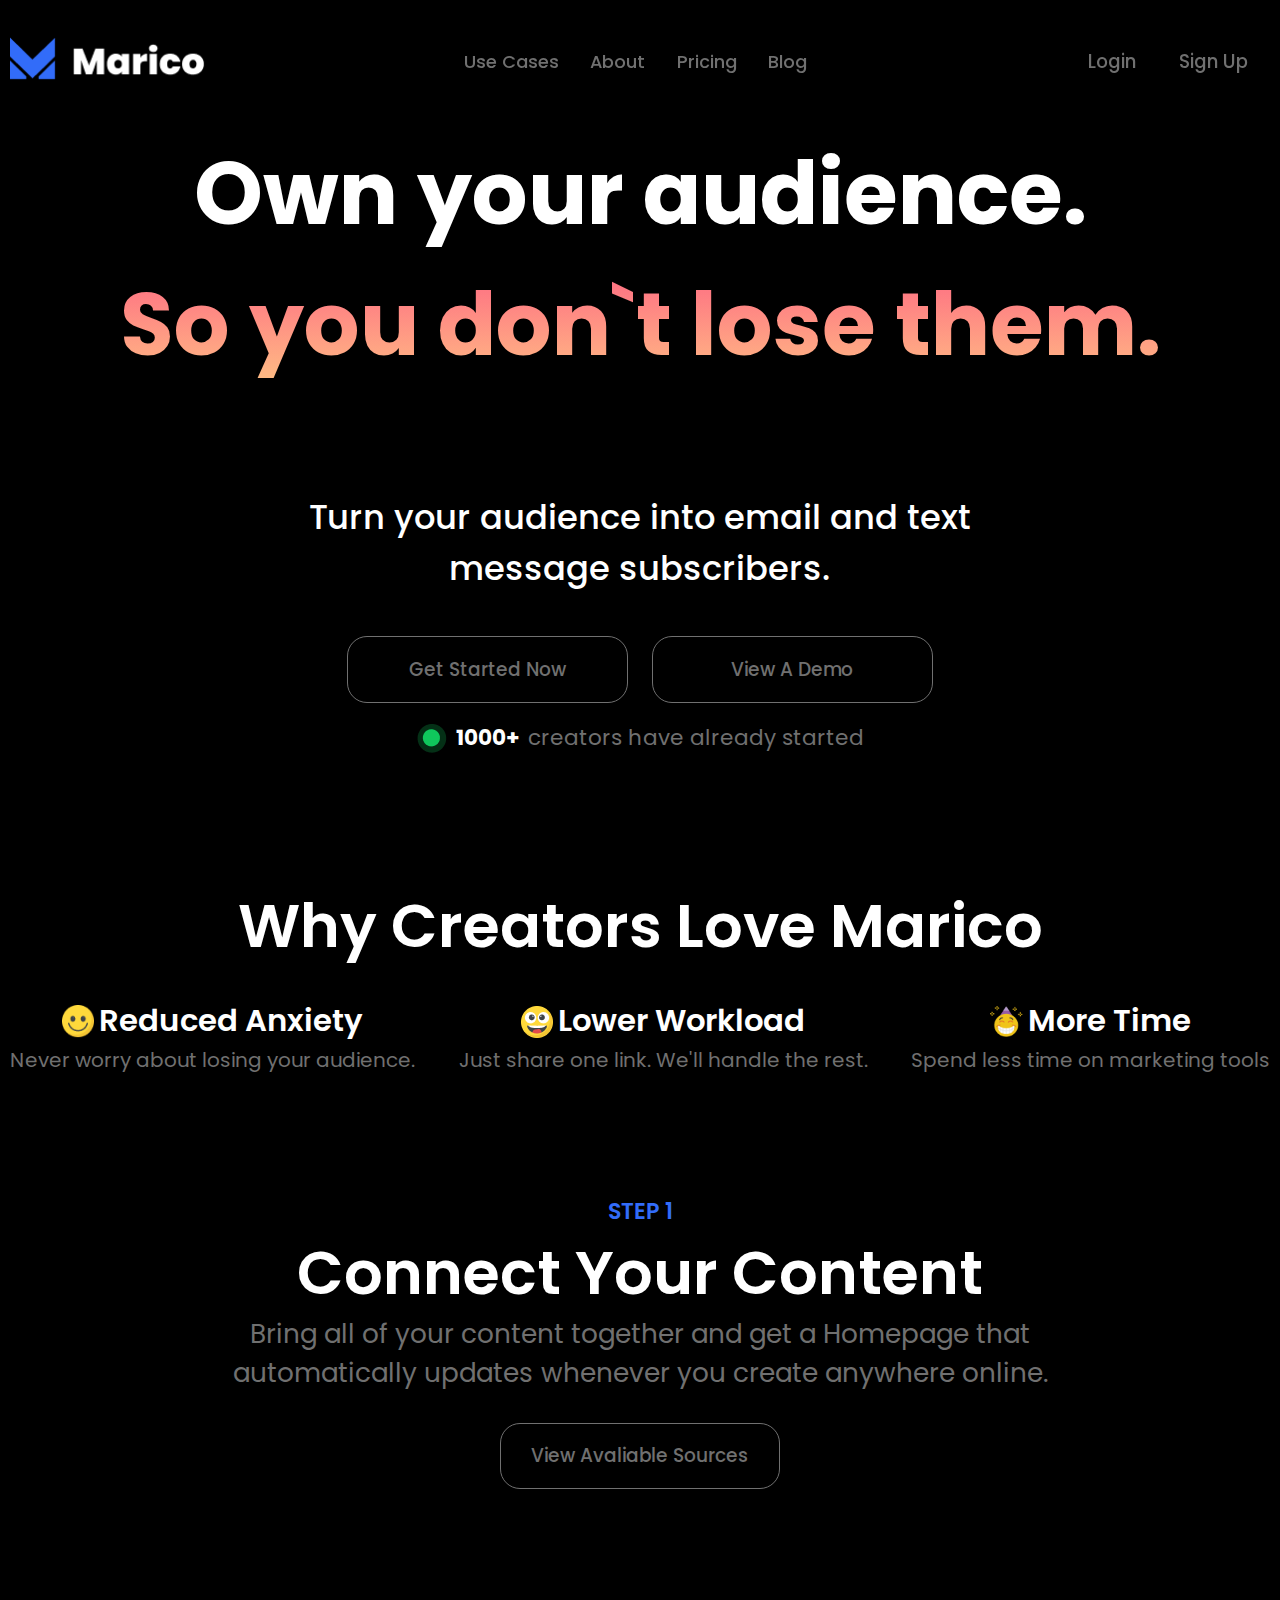
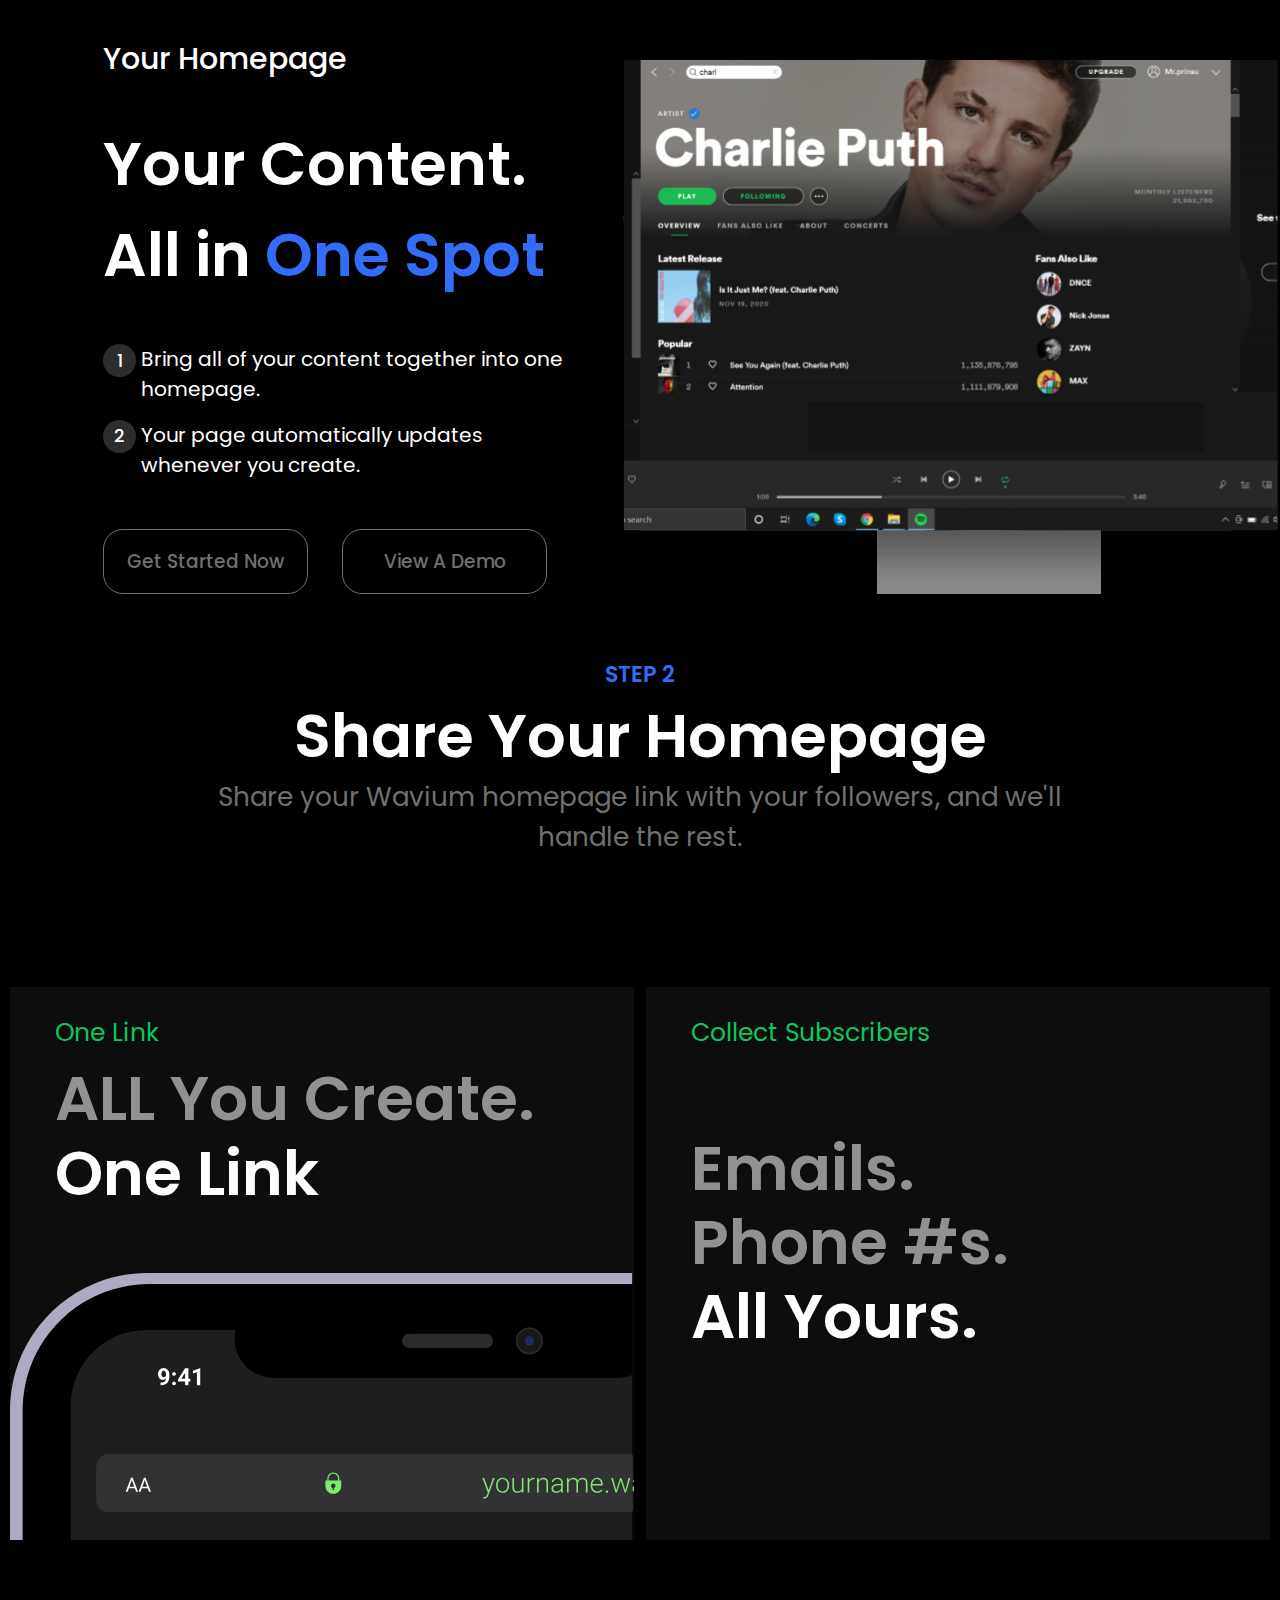
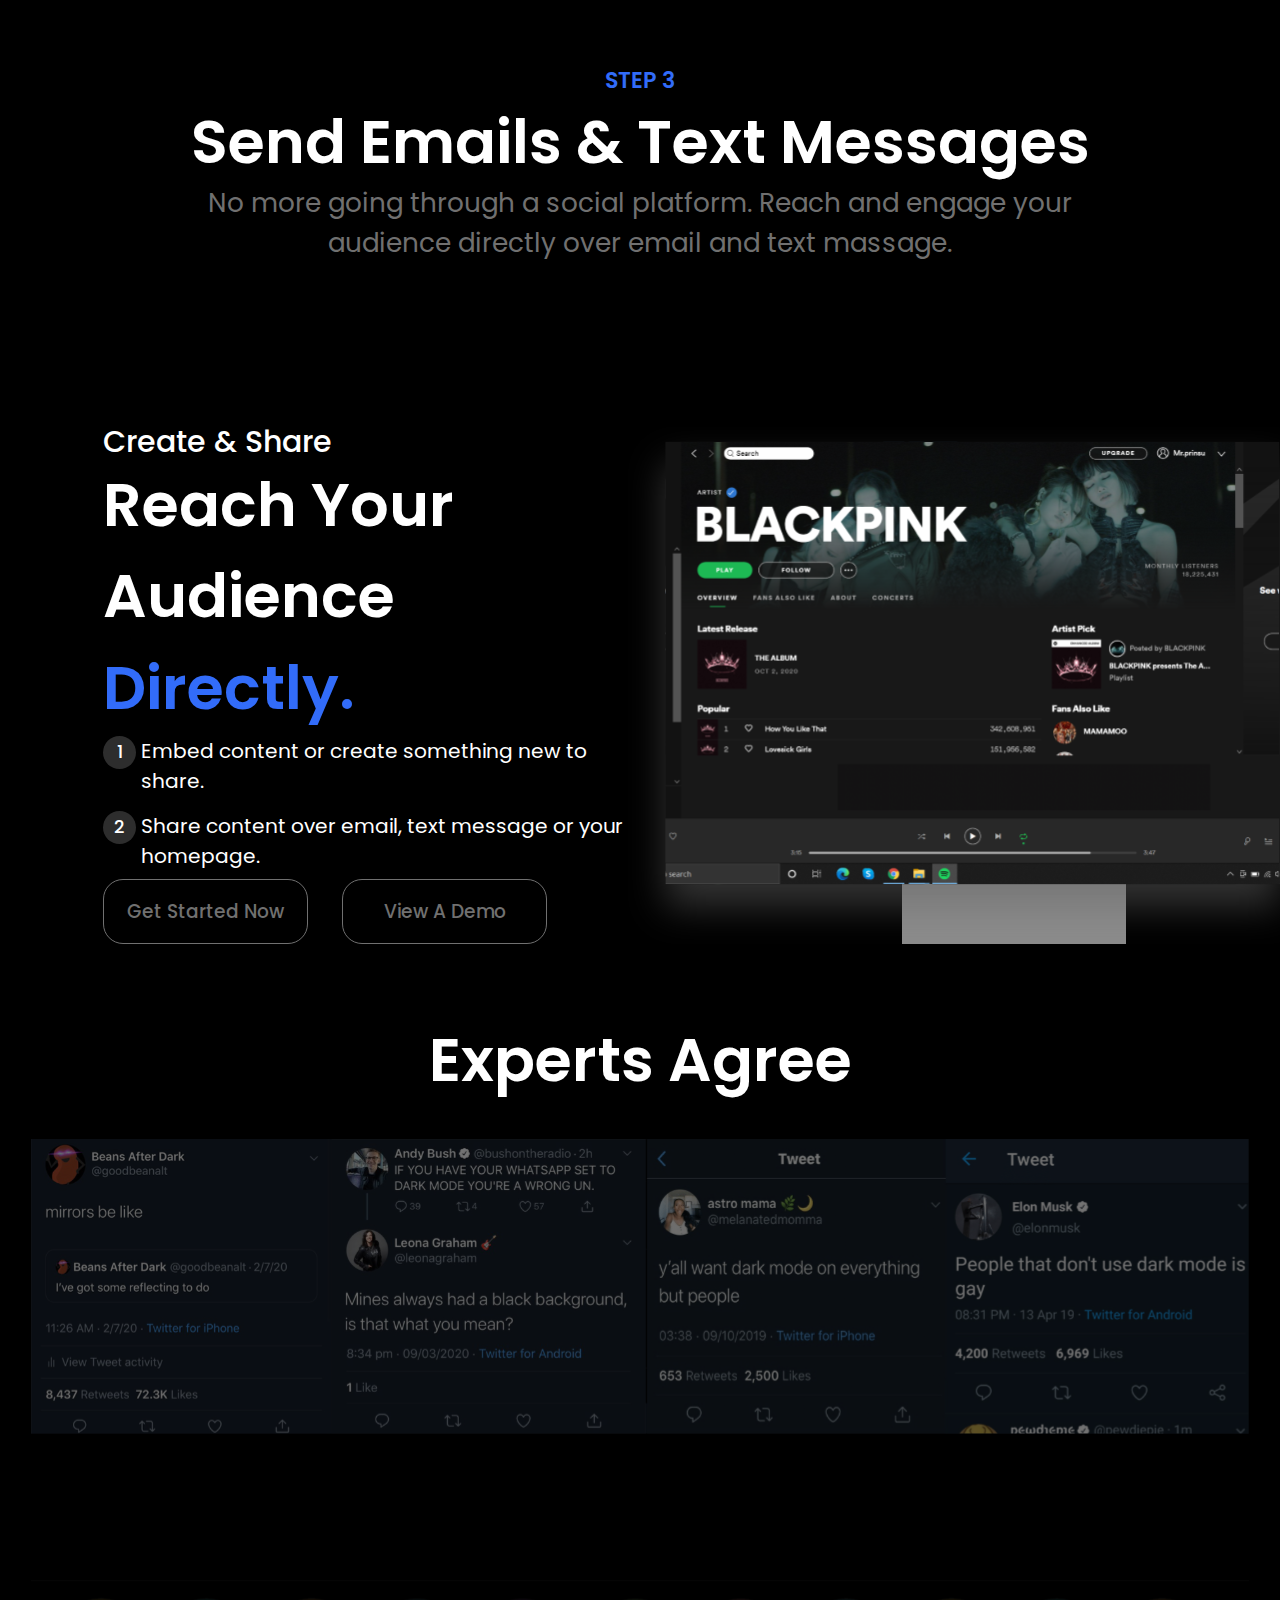
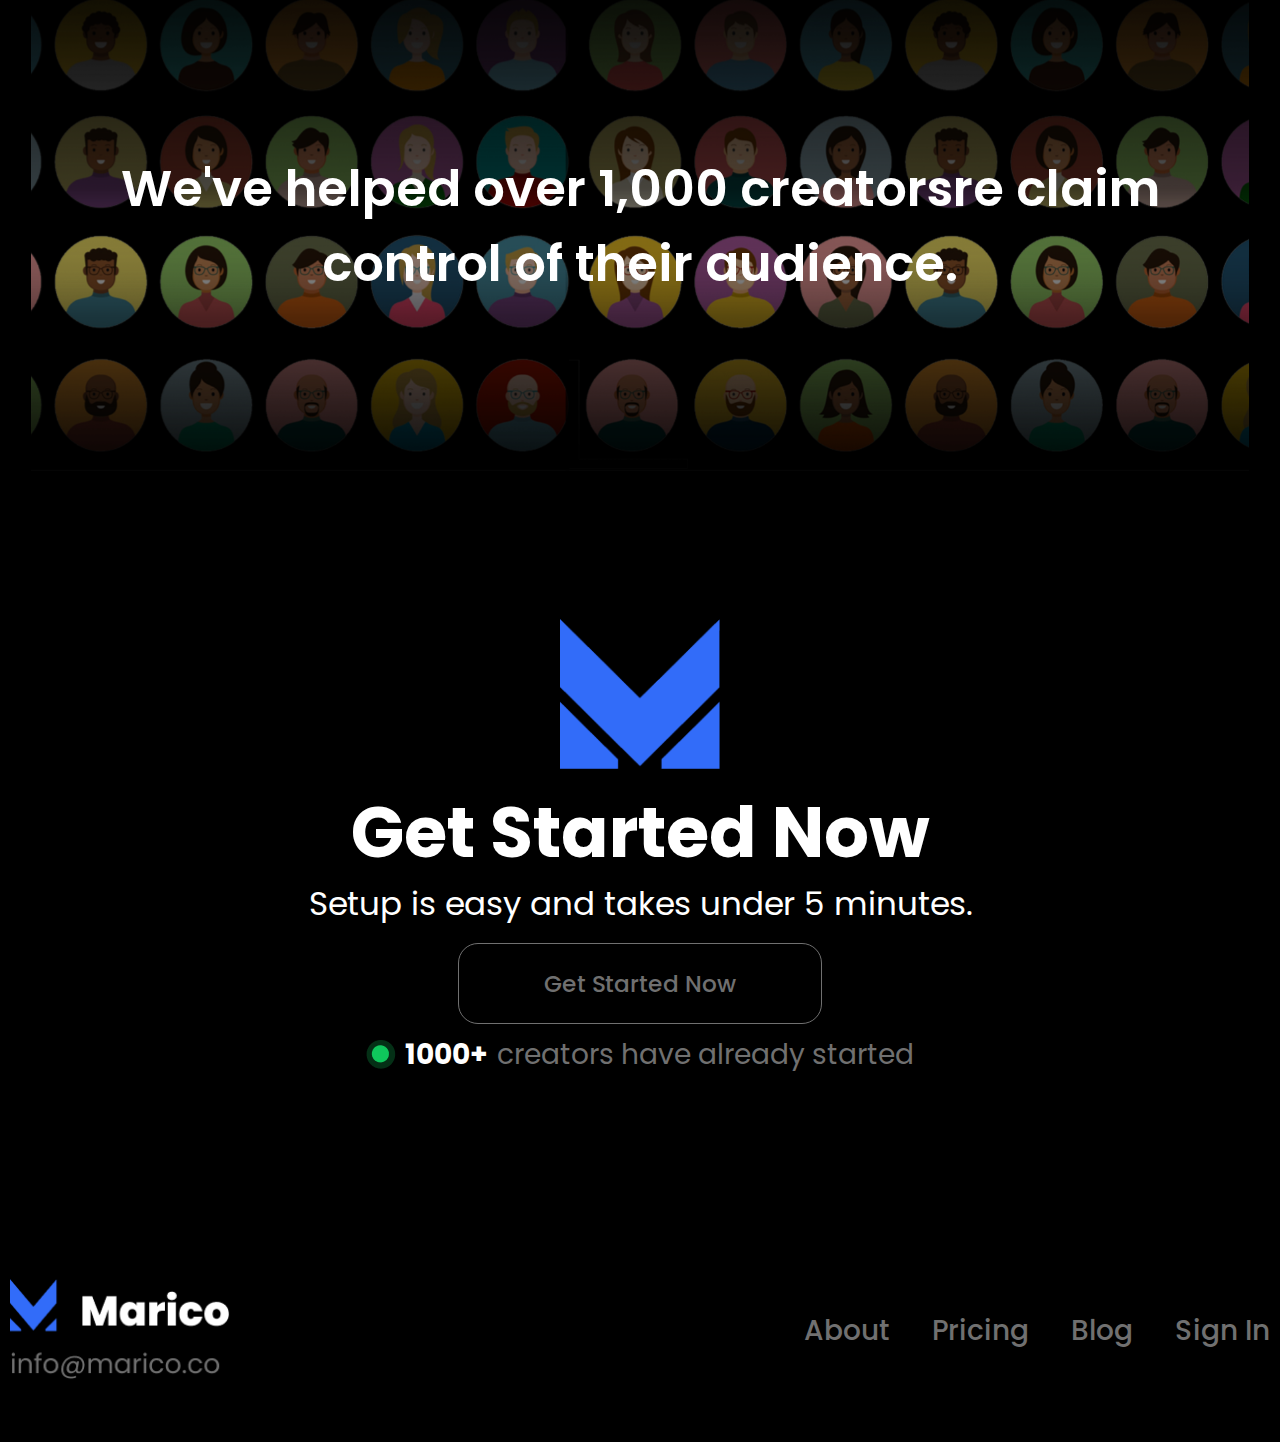
<file: index.html>
<!DOCTYPE html>
<html lang="en">
<head>
   <link rel="stylesheet" href="css/style.css">
   <link rel="preconnect" href="https://fonts.googleapis.com">
   <link rel="preconnect" href="https://fonts.gstatic.com" crossorigin>
   <link href="https://fonts.googleapis.com/css2?family=Poppins:wght@400;500;600;700;800&display=swap" rel="stylesheet">
   <meta charset="UTF-8">
   <meta http-equiv="X-UA-Compatible" content="IE=edge">
   <meta name="viewport" content="width=device-width, initial-scale=1.0">
   <title>Document</title>
</head>
<body>
   <header class="header">
      <div class="header__container container">
         <div class="header__inner">
         <div class="header__logo">
            <a href="index.html"><img src="img/logo/logo.png" alt=""></a>
         </div>
         <div class="header__menu menu">
            <div class="menu__burger">
               <span></span>
            </div>
            <nav class="menu__body">
               <ul class="menu__list">
                  <li>
                     <a href="#" class="menu__link vector">Use Cases<img src="img/main/icons/vector.png" alt=""></a>
                  </li>
                  <li><a href="aboutUs.html" class="menu__link">About</a></li>
                  <li><a href="pricing.html" class="menu__link">Pricing</a></li>
                  <li><a href="blog.html" class="menu__link">Blog</a></li>
               </ul>
            </nav>
         </div>
         <div class="header__buttons">
            <a href="logIn.html"><button class="header__btn">Login</button></a>
            <a href="signUp.html"><button class="header__btn">Sign Up</button></a> 
         </div>
      </div>
      </div>
   </header>
   <main class="page">
      <section class="discription">
         <div class="discription__container container">
            <div class="discription__inner">
               <h1 class="discription__title">
                  Own your audience. <br> <span>So you don`t lose them.</span>
               </h1>
               <div class="discription__content">
                  <h2 class="discription__content-title">Turn your audience into email and
                     text message subscribers.</h2>
                  <div class="discription__content-buttons">
                     <button class="discription__content-btn btn">Get Started Now</button>
                     <button class="discription__content-btn btn">View A Demo</button>
                  </div>
                  <p class="discription__text creators">
                     <img src="img/main/icons/Dot.png" alt="">
                     <span>1000+</span> creators have already started
                  </p>
               </div>
            </div>
         </div>
      </section>
      <section class="question">
         <div class="container">
            <div class="question__inner">
               <h2 class="question__title">Why Creators Love Marico</h2>
               <div class="question__columns">
                  <div class="question__column column">
                     <h3 class="column__title"><img src="img/main/icons/emoji1.png" alt=""> <span>Reduced Anxiety</span></h3>
                     <p class="column__text">Never worry about losing your audience.</p>
                  </div>
                  <div class="question__column column">
                     <h3 class="column__title"><img src="img/main/icons/emoji2.png" alt=""><span>Lower Workload</span></h3>
                     <p class="column__text">Just share one link. We'll handle the rest.</p>
                  </div>
                  <div class="question__column column">
                     <h3 class="column__title"><img src="img/main/icons/emoji3.png" alt=""> <span>More Time</span>
                     </h3>
                     <p class="column__text">Spend less time on marketing tools</p>
                  </div>
               </div>
            </div>
         </div>
      </section>
      <section class="step1">
         <div class="step1__text">
            <div class="container">
               <div class="step1__inner step-inner">
                  <h3 class="step1__ttl step-ttl">STEP 1</h3>
                  <h2 class="step1__title step-title">Connect Your Content</h2>
                  <p class="step1__txt step-txt">Bring all of your content together and get a Homepage that
                     automatically updates whenever you create anywhere online.</p>
                  <button class="step1__btn btn">View Avaliable Sources</button>
               </div>
            </div>
         </div>
         <div class="step1__content">
            <div class="step1__container">
               <div class="step1__row">
                  <div class="step1__row-text">
                     <h3 class="step1__row-ttl">Your Homepage</h3>
                     <h2 class="step1__row-title">Your Content. All in <span>One Spot</span></h2>
                     <div class="step1__row-txt-container">
                        <p class="step1__row-txt step1__row-txt1">Bring all of your content together into one homepage.</p>
                     <p class="step1__row-txt step1__row-txt2">Your page automatically updates whenever you create.</p>
                     </div>
                     <div class="step1__row-buttons">
                        <button class="step1__row-btn btn">Get Started Now</button>
                     <button class="step1__row-btn btn">View A Demo</button>
                     </div>
                  </div>
                  <div class="step1__row-image">
                     <img src="img/main/content/content1.svg" alt="">
                  </div>
               </div>
            </div>
         </div>
      </section>
      <div class="step2">
         <div class="step2__container">
            <div class="step2__inner step-inner">
               <h3 class="step2__ttl step-ttl">STEP 2</h3>
                  <h2 class="step2__title step-title">Share Your Homepage</h2>
                  <p class="step2__txt step-txt">Share your Wavium homepage link with your followers, and
                     we'll handle the rest.</p>
            </div>
            <div class="step2__content">
               <div class="step2__card1 card">
                  <h4 class="card__ttl">One Link</h4>
                  <h3 class="card__title1 card__title">ALL You Create. <span>One Link</span></h3>
                  <div class="card__image">
                     <img src="img/main/content/Mobile.svg" alt="">
                  </div>
               </div>
               <div class="step2__card2 card">
                  <h4 class="card__ttl">Collect Subscribers</h4>
                  <h3 class="card__title2 card__title">Emails. Phone #s. <span>All Yours.</span></h3>
               </div>
            </div>
         </div>
      </div>
      <section class="step1">
         <div class="step1__text">
            <div class="container">
               <div class="step1__inner step-inner">
                  <h3 class="step1__ttl step-ttl">STEP 3</h3>
                  <h2 class="step1__title step-title">Send Emails & Text Messages</h2>
                  <p class="step1__txt step-txt">No more going through a social platform. Reach and engage
                     your audience directly over email and text massage.</p>
               </div>
            </div>
         </div>
         <div class="step1__content">
            <div class="step1__container">
               <div class="step1__row">
                  <div class="step1__row-text">
                     <h3 class="step1__row-ttl">Create & Share</h3>
                     <h2 class="step1__row-title step3__row-title">Reach Your Audience <span>Directly.</span></h2>
                     <div class="step1__row-txt-container">
                        <p class="step1__row-txt step1__row-txt1">Embed content or create something new to share.</p>
                     <p class="step1__row-txt step1__row-txt2">Share content over email, text message or your homepage.</p>
                     </div>
                     <div class="step1__row-buttons">
                        <button class="step1__row-btn btn">Get Started Now</button>
                     <button class="step1__row-btn btn">View A Demo</button>
                     </div>
                  </div>
                  <div class="step1__row-image">
                     <img src="img/main/content/blackpink.svg" alt="">
                  </div>
               </div>
            </div>
         </div>
      </section>
      <section class="experts">
         <div class="experts__container">
            <div class="experts__inner">
               <h2 class="experts__title">Experts Agree</h2>
               <div class="experts__image">
                  <img src="img/main/content/experts.svg" alt="">
               </div>
               <div class="experts__text">
                  <h3>We've helped over 1,000 creatorsre claim control of their audience.</h3>
               </div>
            </div>
         </div>
      </section>
      <section class="started">
         <div class="started__logo">
            <img src="img/logo/Logo-big.png" alt="">
         </div>
         <h3 class="started__title">Get Started Now</h3>
         <p class="started__text">Setup is easy and takes under 5 minutes.</p>
         <button class="started__btn btn">Get Started Now</button>
         <p class="started__txt creators">
            <img src="img/main/icons/Dot.png" alt="">
            <span>1000+</span> creators have already started
         </p>
      </section>
   </main>
   <footer class="footer">
      <div class="container">
         <div class="footer__inner">
            <nav class="footer__menu-body">
               <div class="footer__logo">
                  <img src="img/logo/Logo-footer.png" alt="">
               </div>
               <ul class="footer__menu-list">
                  <li><a href="aboutUs.html" class="footer__menu-link">About</a></li>
                  <li><a href="pricing.html" class="footer__menu-link">Pricing</a></li>
                  <li><a href="blog.html" class="footer__menu-link">Blog</a></li>
                  <li><a href="signUp.html" class="footer__menu-link">Sign In</a></li>
               </ul>
            </nav>
         </div>
      </div>
   </footer>
   <script src="js/script.js"></script>
</body>
</html>
</file>
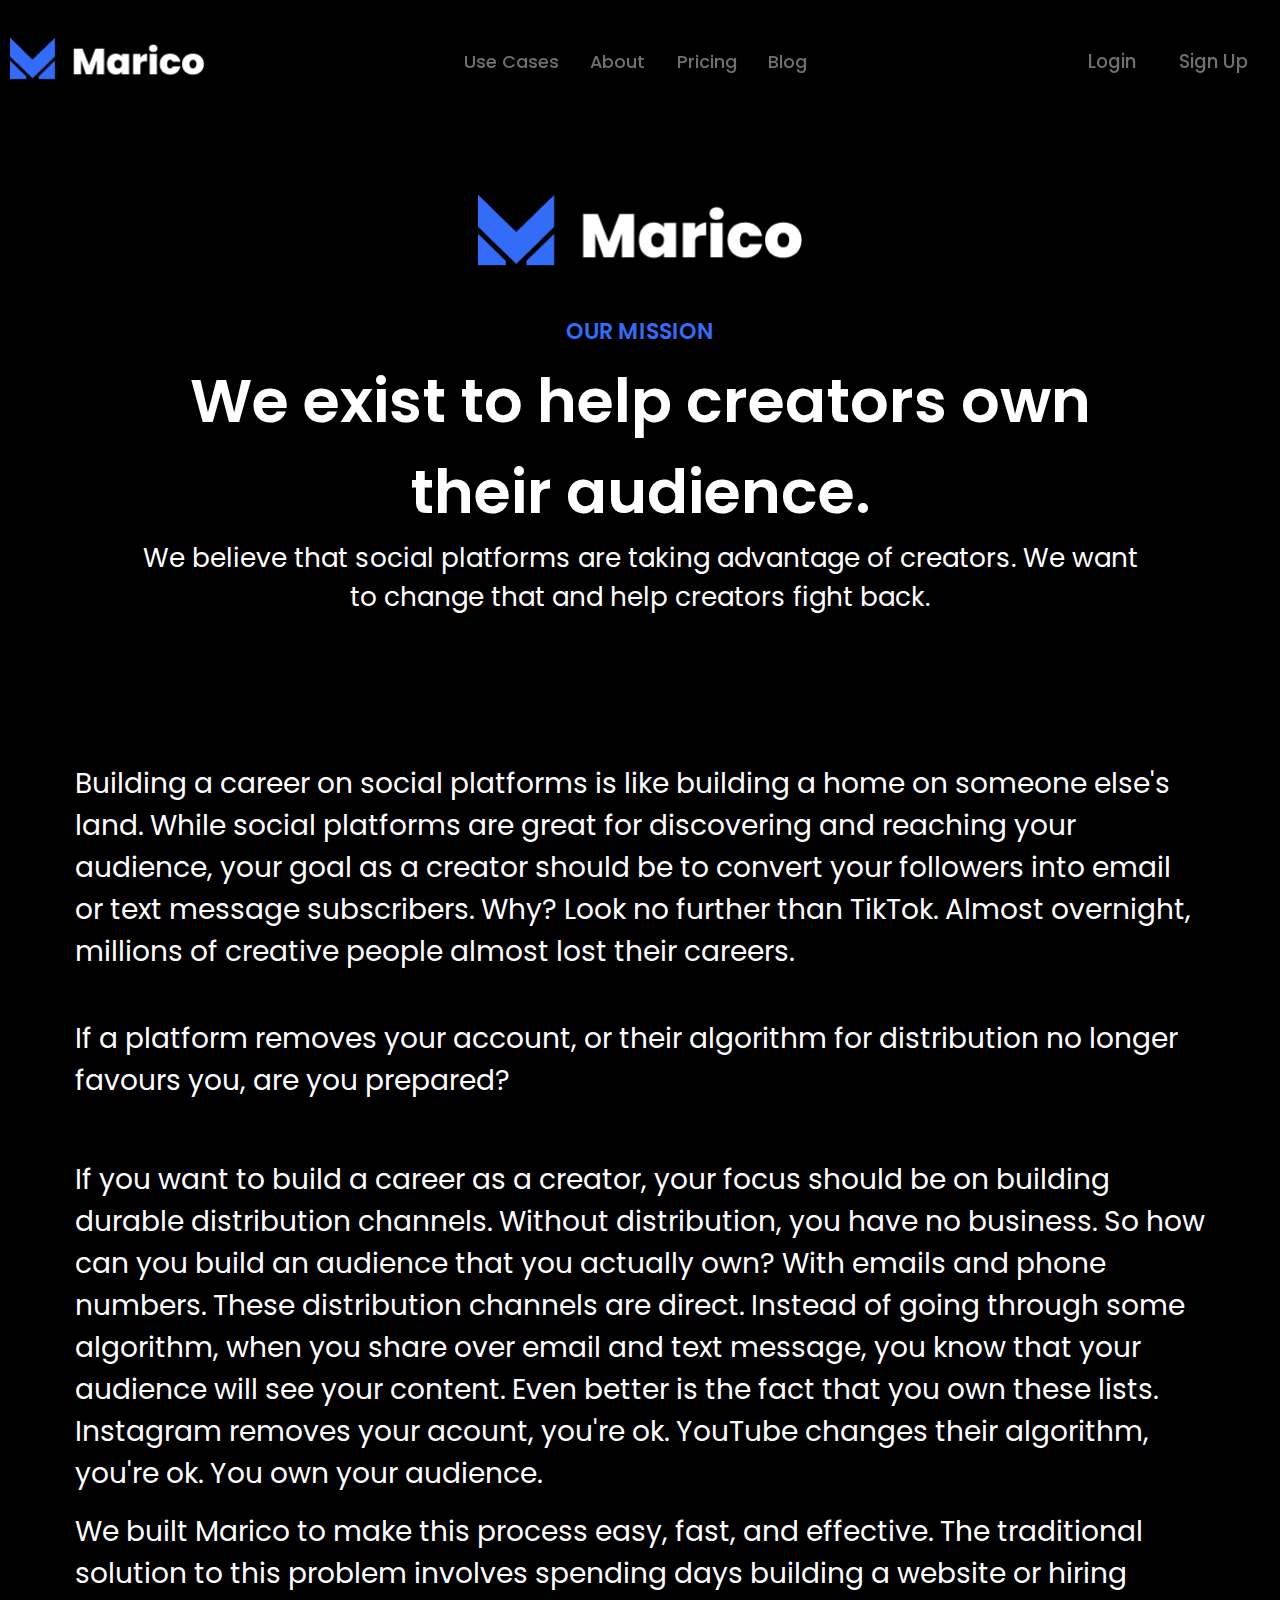
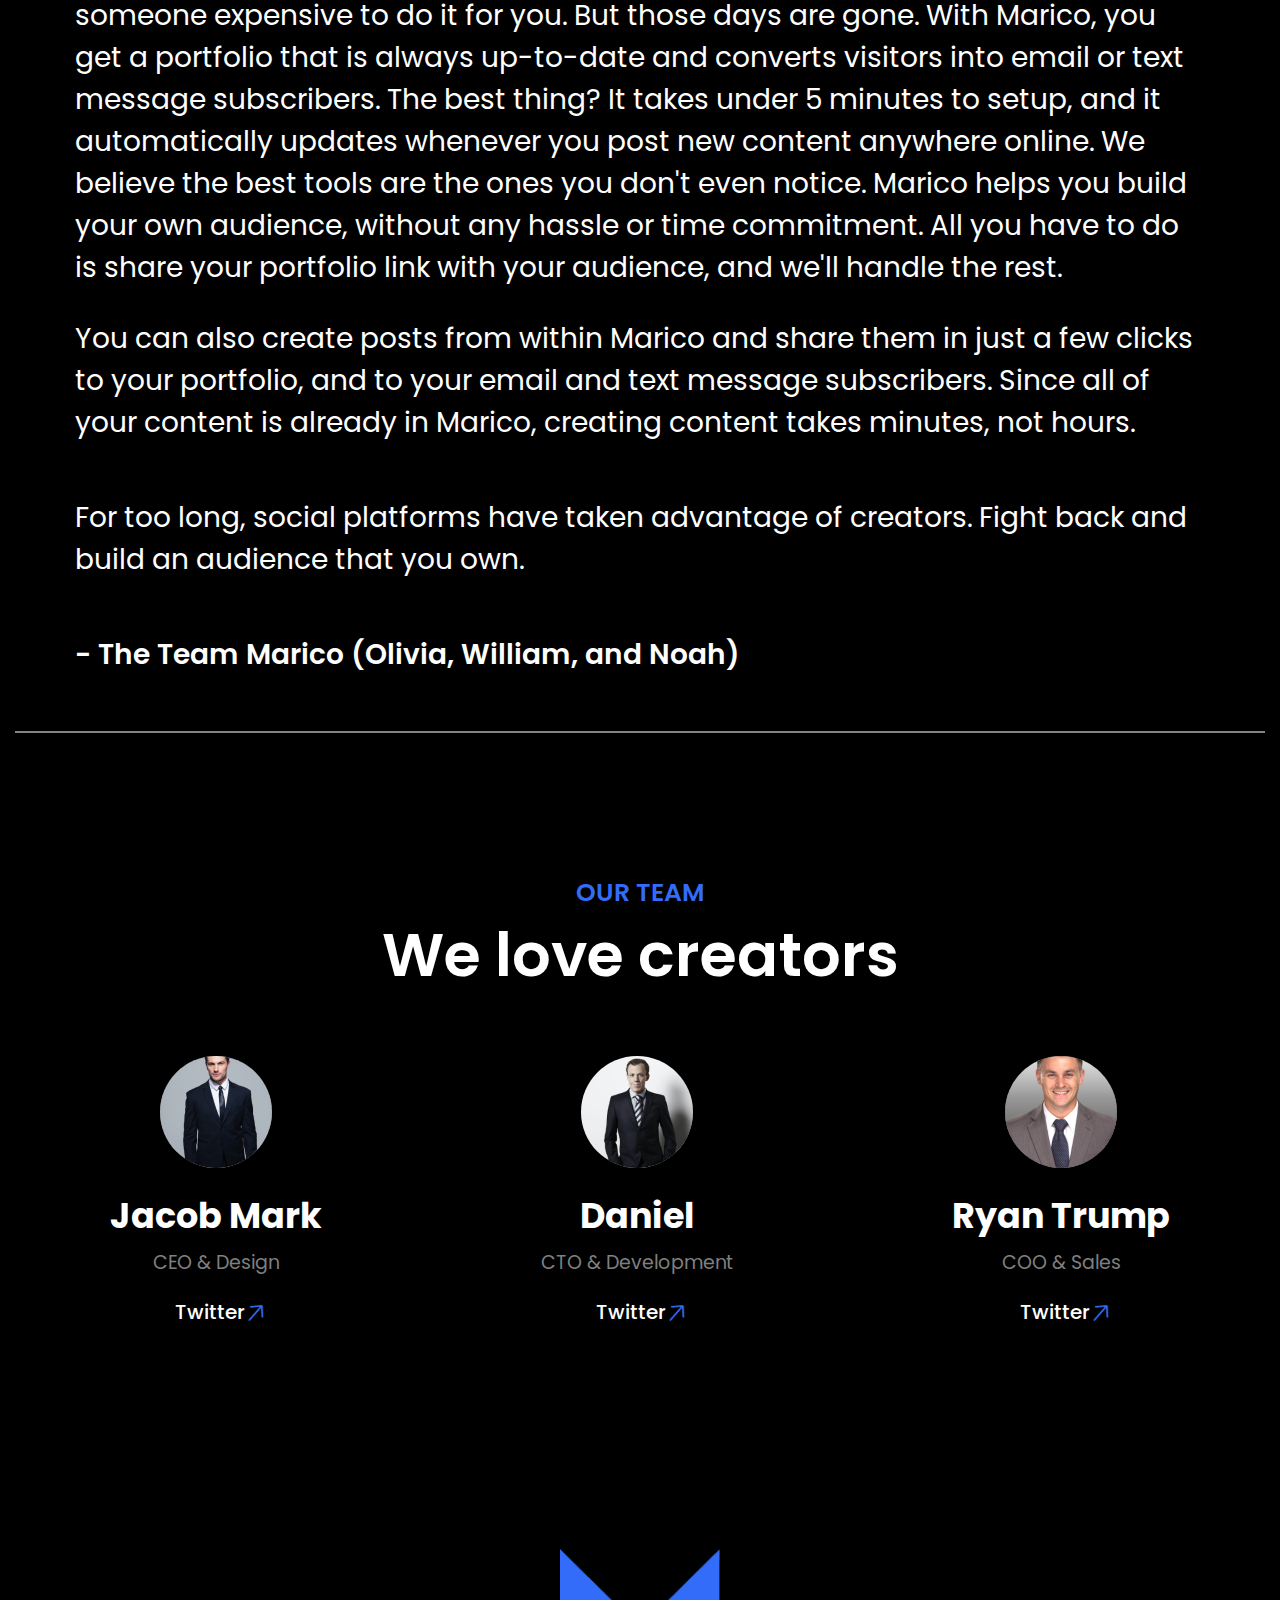
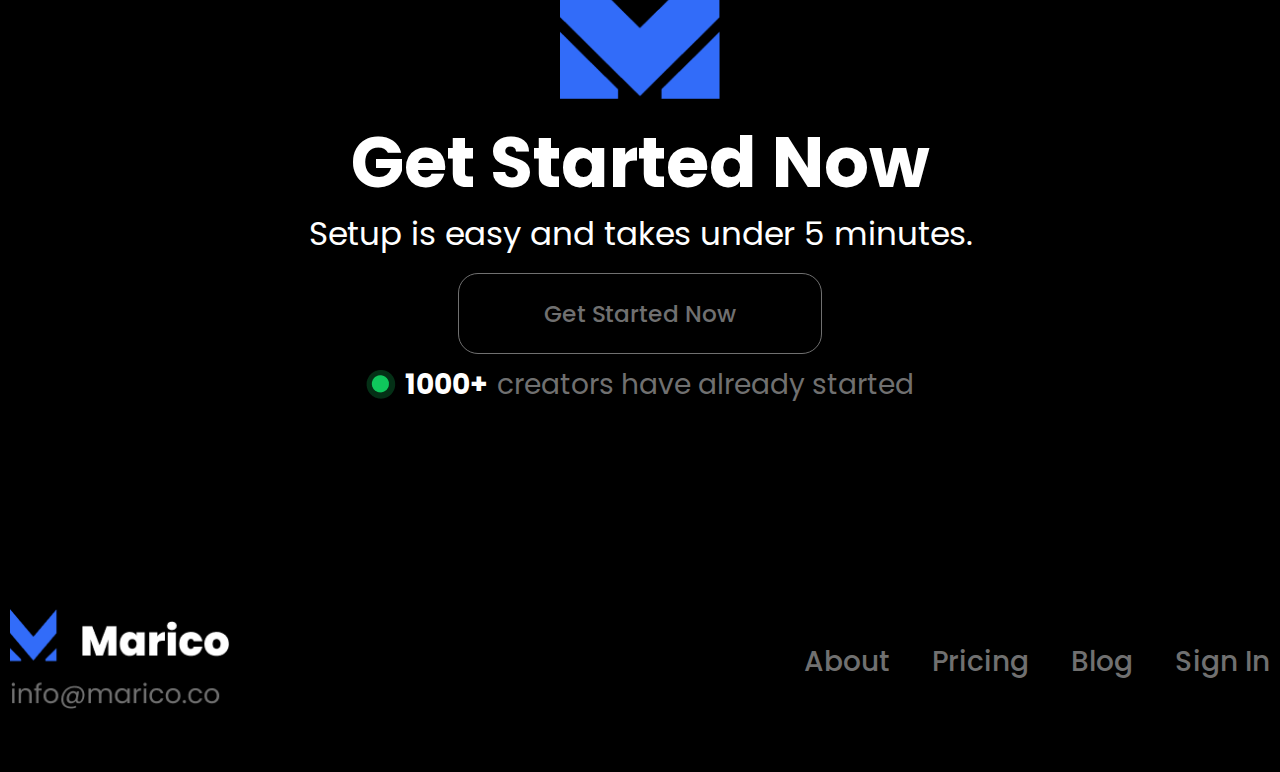
<file: aboutUs.html>
<!DOCTYPE html>
<html lang="en">
<head>
   <link rel="stylesheet" href="css/style.css">
   <link rel="preconnect" href="https://fonts.googleapis.com">
   <link rel="preconnect" href="https://fonts.gstatic.com" crossorigin>
   <link href="https://fonts.googleapis.com/css2?family=Poppins:wght@400;500;600;700;800&display=swap" rel="stylesheet">
   <meta charset="UTF-8">
   <meta http-equiv="X-UA-Compatible" content="IE=edge">
   <meta name="viewport" content="width=device-width, initial-scale=1.0">
   <title>Document</title>
</head>
<body>
   <div class="wrapper">
   <header class="header">
      <div class="header__container container">
         <div class="header__inner">
         <div class="header__logo">
            <a href="index.html"><img src="img/logo/logo.png" alt=""></a>
         </div>
         <div class="header__menu menu">
            <div class="menu__burger">
               <span></span>
            </div>
            <nav class="menu__body">
               <ul class="menu__list">
                  <li>
                     <a href="#" class="menu__link vector">Use Cases<img src="img/main/icons/vector.png" alt=""></a>
                  </li>
                  <li><a href="aboutUs.html" class="menu__link">About</a></li>
                  <li><a href="pricing.html" class="menu__link">Pricing</a></li>
                  <li><a href="blog.html" class="menu__link">Blog</a></li>
               </ul>
            </nav>
         </div>
         <div class="header__buttons">
            <button class="header__btn">Login</button>
            <button class="header__btn">Sign Up</button>
         </div>
      </div>
      </div>
   </header>
   <main class="page-two mt">
      <section class="about-discription">
         <div class="container">
            <div class="about-discription__inner">
               <div class="about-discription__logo">
                  <img src="img/about/about-logo.png" alt="">
               </div>
               <h3 class="about-discription__sub-logo">OUR MISSION</h3>
               <h2 class="about-discription__title">We exist to help creators own their audience.</h2>
               <p class="about-discription__text">We believe that social platforms are taking advantage of creators.
                  We want to change that and help creators fight back. </p>
            </div>
         </div>
      </section>
      <section class="about-text">
         <div class="about-text__container">
         <p class="about-text__txt">
            Building a career on social platforms is like building a home on someone else's
land. While social platforms are great for discovering and reaching your audience,
your goal as a creator should be to convert your followers into email or text
message subscribers. Why? Look no further than TikTok. Almost overnight,
millions of creative people almost lost their careers. 
         </p>
         <p class="about-text__txt">
            If a platform removes your account, or their algorithm for distribution no longer
            favours you, are you prepared? 
         </p>
         <p class="about-text__txt">
            If you want to build a career as a creator, your focus should be on building durable
            distribution channels. Without distribution, you have no business. So how can you
            build an audience that you actually own? With emails and phone numbers. These
            distribution channels are direct. Instead of going through some algorithm, when
            you share over email and text message, you know that your audience will see your
            content. Even better is the fact that you own these lists. Instagram removes your
            acount, you're ok. YouTube changes their algorithm, you're ok. You own your
            audience. 
         </p>
         <p class="about-text__txt">
            We built Marico to make this process easy, fast, and effective. The traditional
            solution to this problem involves spending days building a website or hiring
            someone expensive to do it for you. But those days are gone. With Marico, you
            get a portfolio that is always up-to-date and converts visitors into email or text
            message subscribers. The best thing? It takes under 5 minutes to setup, and it
            automatically updates whenever you post new content anywhere online. We
            believe the best tools are the ones you don't even notice. Marico helps you build
            your own audience, without any hassle or time commitment. All you have to do is
            share your portfolio link with your audience, and we'll handle the rest. 
         </p>
         <p class="about-text__txt">
            You can also create posts from within Marico and share them in just a few clicks
            to your portfolio, and to your email and text message subscribers. Since all of your
            content is already in Marico, creating content takes minutes, not hours. 
         </p>
         <p class="about-text__txt">
            For too long, social platforms have taken advantage of creators. Fight back and
            build an audience that you own. 
         </p>
         <p class="about-text__txt">
         <span>- The Team Marico (Olivia, William, and Noah) </span>
         </p>
      </div>
      </section>
      <section class="team">
         <div class="container">
            <div class="team__inner">
               <h3 class="team__ttl">OUR TEAM</h3>
               <h2 class="team__title">We love creators</h2>
               <div class="team__columns">
                  <div class="team__column">
                     <img src="img/about/face.jpg" alt="" class="team__image">
                     <h3 class="team__user-name">Jacob Mark</h3>
                     <span class="team__user-major">CEO & Design</span>
                     <span class="team__user-messanger">Twitter</span>
                  </div>
                  <div class="team__column">
                     <img src="img/about/face2.jpg" alt="" class="team__image">
                     <h3 class="team__user-name">Daniel</h3>
                     <span class="team__user-major">CTO & Development</span>
                     <span class="team__user-messanger">Twitter</span>
                  </div>
                  <div class="team__column">
                     <img src="img/about/face3.jpg" alt="" class="team__image">
                     <h3 class="team__user-name">Ryan Trump</h3>
                     <span class="team__user-major">COO & Sales</span>
                     <span class="team__user-messanger">Twitter</span>
                  </div>
               </div>
            </div>
         </div>
      </section>
      <section class="started">
         <div class="started__logo">
            <img src="img/logo/Logo-big.png" alt="">
         </div>
         <h3 class="started__title">Get Started Now</h3>
         <p class="started__text">Setup is easy and takes under 5 minutes.</p>
         <button class="started__btn btn">Get Started Now</button>
         <p class="started__txt creators">
            <img src="img/main/icons/Dot.png" alt="">
            <span>1000+</span> creators have already started
         </p>
      </section>
   </main>
   <footer class="footer">
      <div class="container">
         <div class="footer__inner">
            <nav class="footer__menu-body">
               <div class="footer__logo">
                  <img src="img/logo/Logo-footer.png" alt="">
               </div>
               <ul class="footer__menu-list">
                  <li><a href="aboutUs.html" class="footer__menu-link">About</a></li>
                  <li><a href="pricing.html" class="footer__menu-link">Pricing</a></li>
                  <li><a href="blog.html" class="footer__menu-link">Blog</a></li>
                  <li><a href="signUp.html" class="footer__menu-link">Sign In</a></li>
               </ul>
            </nav>
         </div>
      </div>
   </footer>
</div>
<script src="js/script.js"></script>
</body>
</html>
</file>
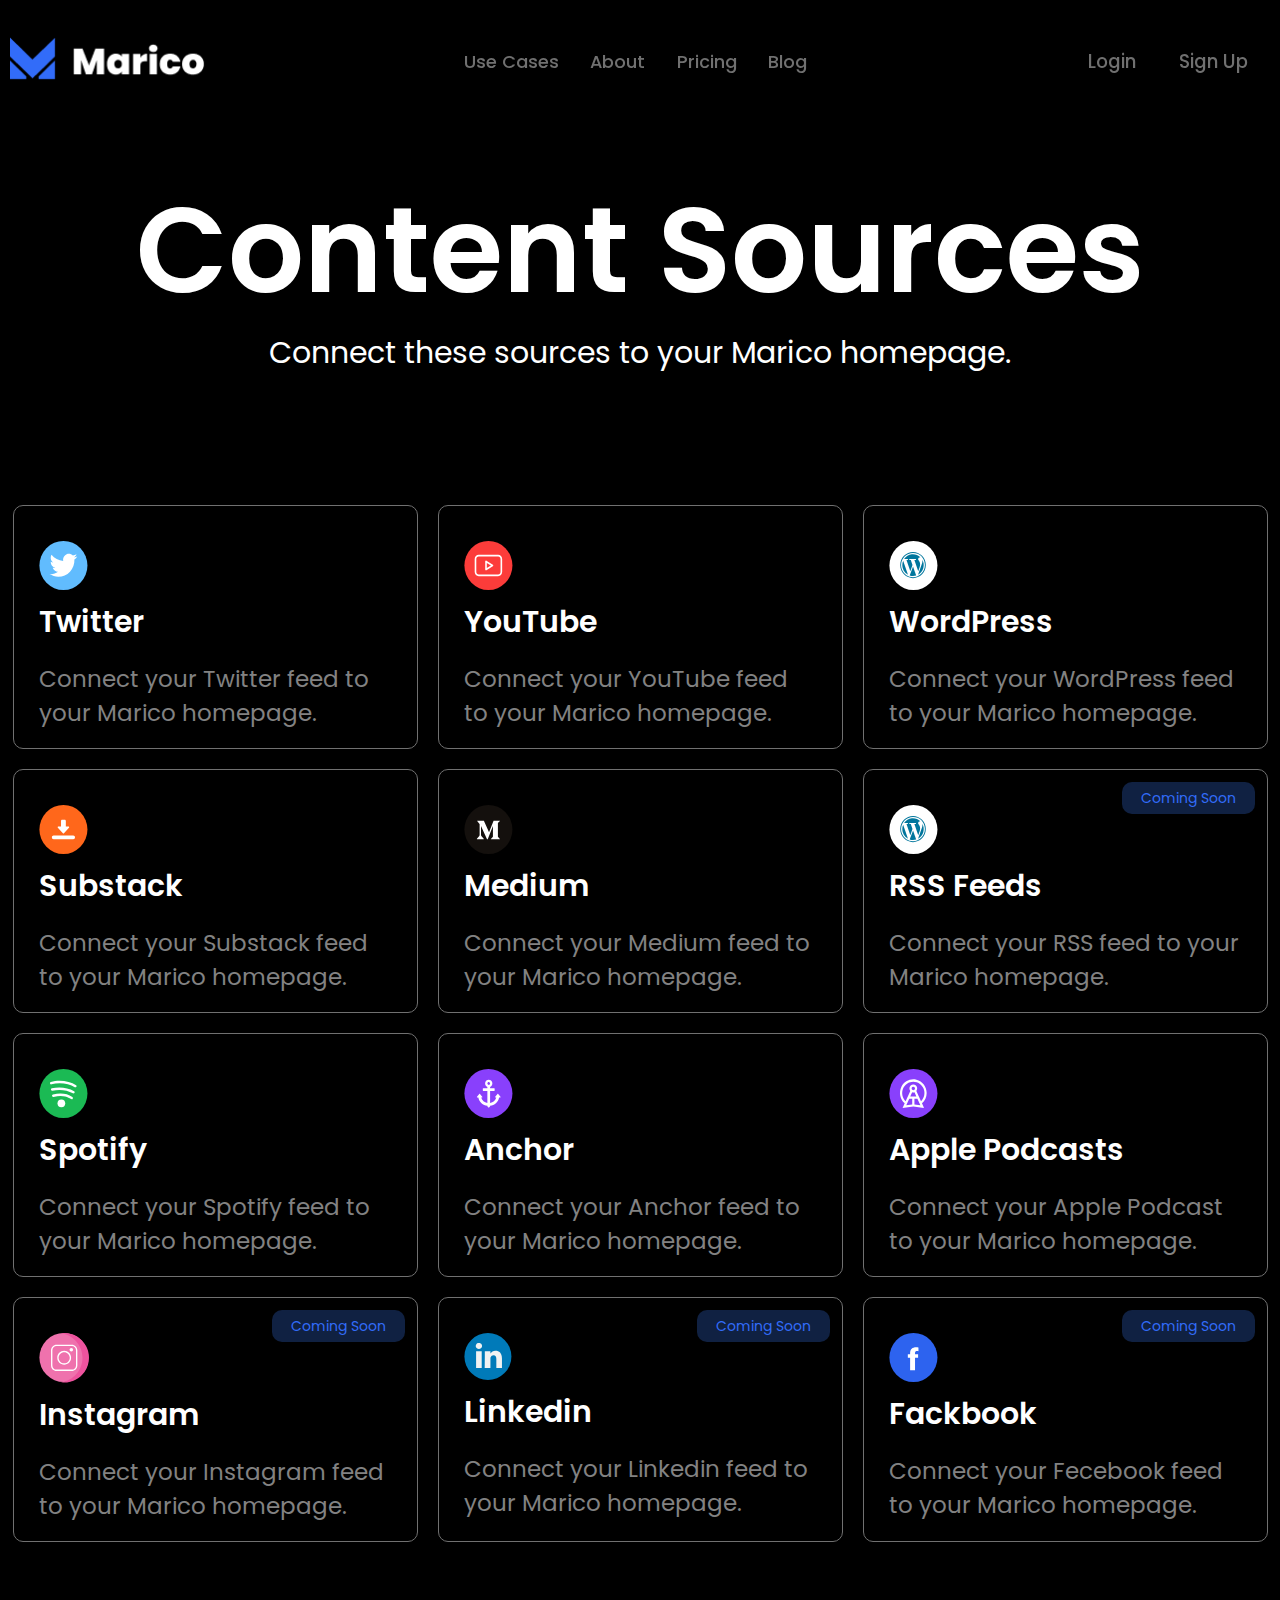
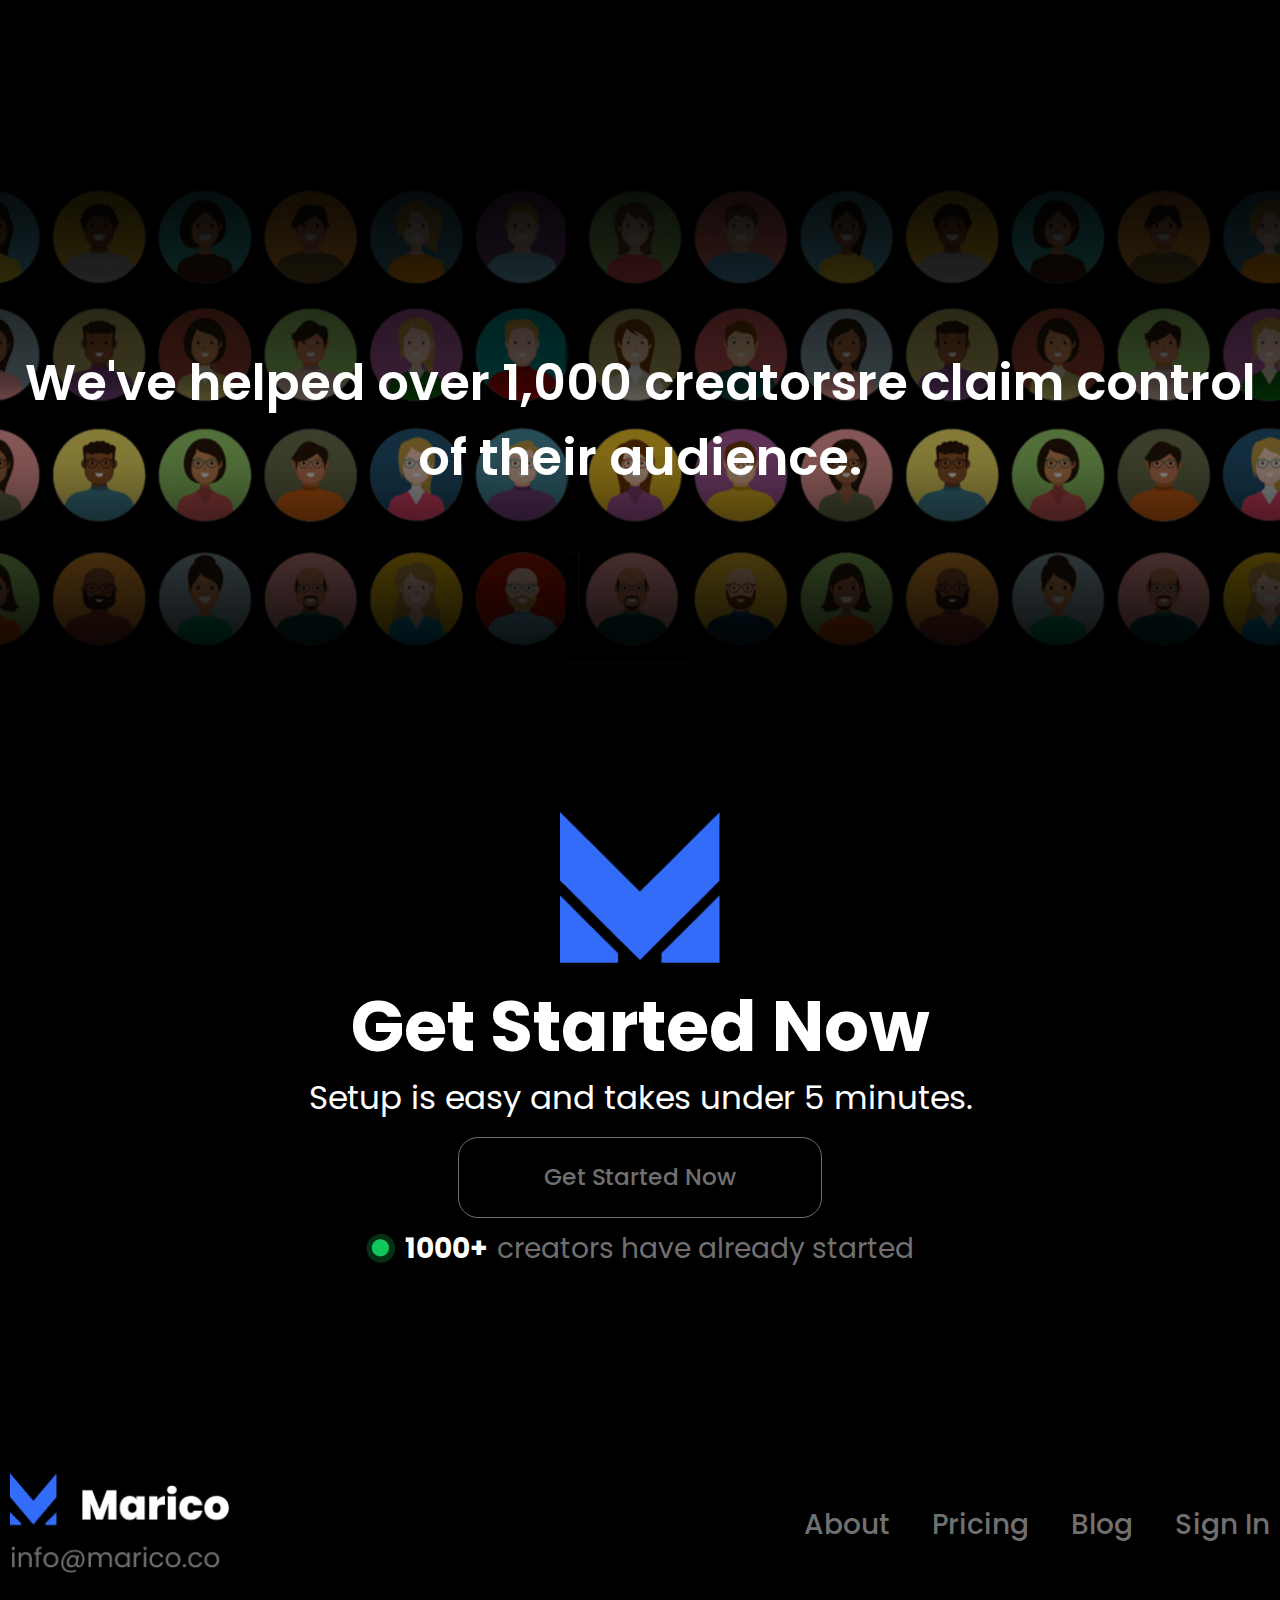
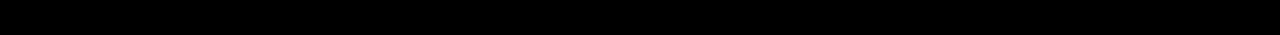
<file: blog.html>
<!DOCTYPE html>
<html lang="en">
<head>
   <link rel="stylesheet" href="css/style.css">
   <link rel="preconnect" href="https://fonts.googleapis.com">
   <link rel="preconnect" href="https://fonts.gstatic.com" crossorigin>
   <link href="https://fonts.googleapis.com/css2?family=Poppins:wght@400;500;600;700;800&display=swap" rel="stylesheet">
   <meta charset="UTF-8">
   <meta http-equiv="X-UA-Compatible" content="IE=edge">
   <meta name="viewport" content="width=device-width, initial-scale=1.0">
   <title>Document</title>
</head>
<body>
   <div class="wrapper">
   <header class="header">
      <div class="header__container container">
         <div class="header__inner">
         <div class="header__logo">
            <a href="index.html"><img src="img/logo/logo.png" alt=""></a>
         </div>
         <div class="header__menu menu">
            <div class="menu__burger">
               <span></span>
            </div>
            <nav class="menu__body">
               <ul class="menu__list">
                  <li>
                     <a href="#" class="menu__link vector">Use Cases<img src="img/main/icons/vector.png" alt=""></a>
                  </li>
                  <li><a href="aboutUs.html" class="menu__link">About</a></li>
                  <li><a href="pricing.html" class="menu__link">Pricing</a></li>
                  <li><a href="blog.html" class="menu__link">Blog</a></li>
               </ul>
            </nav>
         </div>
         <div class="header__buttons">
            <a href="logIn.html"><button class="header__btn">Login</button></a>
            <a href="signUp.html"><button class="header__btn">Sign Up</button></a> 
         </div>
      </div>
      </div>
   </header>
   <main class="page-three mt">
      <section class="sources">
         <div class="sources__container">
            <div class="sources__inner">
               <h1 class="sources__title">Content Sources</h1>
               <p class="sources__sub-title">Connect these sources to your Marico homepage.</p>
               <div class="sources__grid">

                  <div class="sources__grid-item sources-item">
                     <div class="sources-item__icon">
                        <img src="img/blog/Twitter.svg" alt="">
                     </div>
                     <h3 class="sources-item__title">Twitter</h3>
                     <p class="sources-item__text">Connect your Twitter feed to
                        your Marico homepage.</p>
                  </div>

                  <div class="sources__grid-item sources-item">
                     <div class="sources-item__icon">
                        <img src="img/blog/YouTube.svg" alt="">
                     </div>
                     <h3 class="sources-item__title">YouTube</h3>
                     <p class="sources-item__text">Connect your YouTube feed to
                        your Marico homepage.</p>
                  </div>

                  <div class="sources__grid-item sources-item">
                     <div class="sources-item__icon">
                        <img src="img/blog/Wordpress.svg" alt="">
                     </div>
                     <h3 class="sources-item__title">WordPress</h3>
                     <p class="sources-item__text">Connect your WordPress feed
                        to your Marico homepage.</p>
                  </div>

                  <div class="sources__grid-item sources-item">
                     <div class="sources-item__icon">
                        <img src="img/blog/Substack.svg" alt="">
                     </div>
                     <h3 class="sources-item__title">Substack</h3>
                     <p class="sources-item__text">Connect your Substack feed to
                        your Marico homepage.</p>
                  </div>

                  <div class="sources__grid-item sources-item">
                     <div class="sources-item__icon">
                        <img src="img/blog/Medium.svg" alt="">
                     </div>
                     <h3 class="sources-item__title">Medium</h3>
                     <p class="sources-item__text">Connect your Medium feed to
                        your Marico homepage.</p>
                  </div>

                  <div class="sources__grid-item sources-item">
                     <div class="sources-item__icon">
                        <img src="img/blog/Wordpress.svg" alt="">
                     </div>
                     <a href="#" class="sources-item__link">Coming Soon</a>
                     <h3 class="sources-item__title">RSS Feeds</h3>
                     <p class="sources-item__text">Connect your RSS feed to
                        your Marico homepage.</p>
                  </div>

                  <div class="sources__grid-item sources-item">
                     <div class="sources-item__icon">
                        <img src="img/blog/Spotify.svg" alt="">
                     </div>
                     <h3 class="sources-item__title">Spotify</h3>
                     <p class="sources-item__text">Connect your Spotify feed to
                        your Marico homepage.</p>
                  </div>

                  <div class="sources__grid-item sources-item">
                     <div class="sources-item__icon">
                        <img src="img/blog/Anchor.svg" alt="">
                     </div>
                     <h3 class="sources-item__title">Anchor</h3>
                     <p class="sources-item__text">Connect your Anchor feed to
                        your Marico homepage.</p>
                  </div>

                  <div class="sources__grid-item sources-item">
                     <div class="sources-item__icon">
                        <img src="img/blog/Podcast.svg" alt="">
                     </div>
                     <h3 class="sources-item__title">Apple Podcasts</h3>
                     <p class="sources-item__text">Connect your Apple Podcast
                        to your Marico homepage.</p>
                  </div>

                  <div class="sources__grid-item sources-item">
                     <div class="sources-item__icon">
                        <img src="img/blog/Instagram.svg" alt="">
                     </div>
                     <a href="#" class="sources-item__link">Coming Soon</a>
                     <h3 class="sources-item__title">Instagram</h3>
                     <p class="sources-item__text">Connect your Instagram feed
                        to your Marico homepage.</p>
                  </div>

                  <div class="sources__grid-item sources-item">
                     <div class="sources-item__icon">
                        <img src="img/blog/Linkedin.svg" alt="">
                     </div>
                     <a href="#" class="sources-item__link">Coming Soon</a>
                     <h3 class="sources-item__title">Linkedin</h3>
                     <p class="sources-item__text">Connect your Linkedin feed to
                        your Marico homepage.</p>
                  </div>

                  <div class="sources__grid-item sources-item">
                     <div class="sources-item__icon">
                        <img src="img/blog/Facebook.svg" alt="">
                     </div>
                     <a href="#" class="sources-item__link">Coming Soon</a>
                     <h3 class="sources-item__title">Fackbook</h3>
                     <p class="sources-item__text">Connect your Fecebook feed to
                        your Marico homepage.</p>
                  </div>

               </div>
            </div>
         </div>
      </section>
      <section class="experts">
         <div class="experts__text">
            <h3>We've helped over 1,000 creatorsre claim control of their audience.</h3>
         </div>
      </section>
      <section class="started">
         <div class="started__logo">
            <img src="img/logo/Logo-big.png" alt="">
         </div>
         <h3 class="started__title">Get Started Now</h3>
         <p class="started__text">Setup is easy and takes under 5 minutes.</p>
         <button class="started__btn btn">Get Started Now</button>
         <p class="started__txt creators">
            <img src="img/main/icons/Dot.png" alt="">
            <span>1000+</span> creators have already started
         </p>
      </section>
   </main>
   <footer class="footer">
      <div class="container">
         <div class="footer__inner">
            <nav class="footer__menu-body">
               <div class="footer__logo">
                  <img src="img/logo/Logo-footer.png" alt="">
               </div>
               <ul class="footer__menu-list">
                  <li><a href="aboutUs.html" class="footer__menu-link">About</a></li>
                  <li><a href="pricing.html" class="footer__menu-link">Pricing</a></li>
                  <li><a href="blog.html" class="footer__menu-link">Blog</a></li>
                  <li><a href="signUp.html" class="footer__menu-link">Sign In</a></li>
               </ul>
            </nav>
         </div>
      </div>
   </footer>
</div>
   <script src="js/script.js"></script>
</body>
</html>
</file>
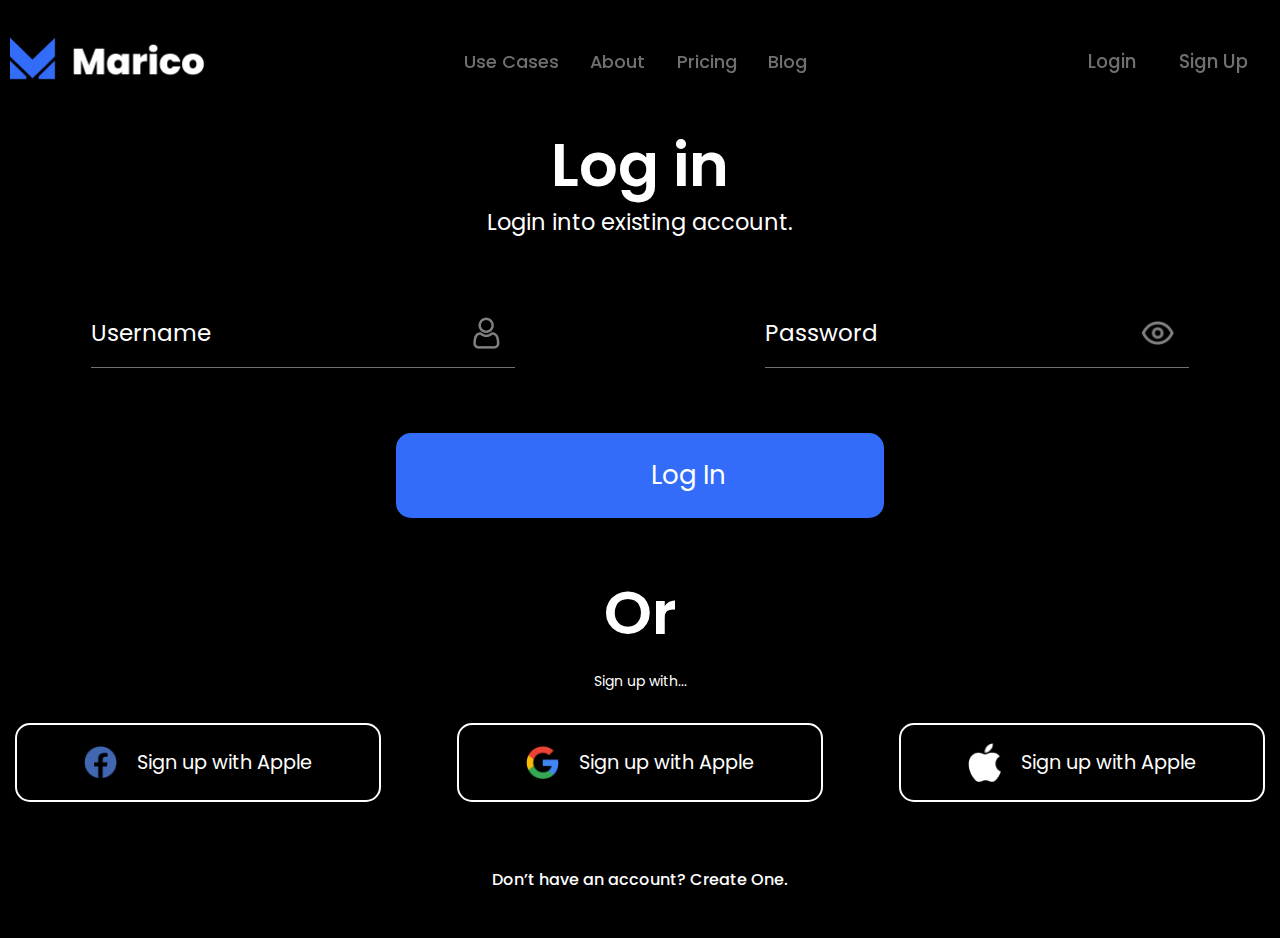
<file: logIn.html>
<!DOCTYPE html>
<html lang="en">
<head>
   <link rel="stylesheet" href="css/style.css">
   <link rel="preconnect" href="https://fonts.googleapis.com">
   <link rel="preconnect" href="https://fonts.gstatic.com" crossorigin>
   <link href="https://fonts.googleapis.com/css2?family=Poppins:wght@400;500;600;700;800&display=swap" rel="stylesheet">
   <meta charset="UTF-8">
   <meta http-equiv="X-UA-Compatible" content="IE=edge">
   <meta name="viewport" content="width=device-width, initial-scale=1.0">
   <title>Document</title>
</head>
<body>
   <div class="wrapper">
   <header class="header">
      <div class="header__container container">
         <div class="header__inner">
         <div class="header__logo">
            <a href="index.html"><img src="img/logo/logo.png" alt=""></a>
         </div>
         <div class="header__menu menu">
            <div class="menu__burger">
               <span></span>
            </div>
            <nav class="menu__body">
               <ul class="menu__list">
                  <li>
                     <a href="#" class="menu__link vector">Use Cases<img src="img/main/icons/vector.png" alt=""></a>
                  </li>
                  <li><a href="aboutUs.html" class="menu__link">About</a></li>
                  <li><a href="pricing.html" class="menu__link">Pricing</a></li>
                  <li><a href="blog.html" class="menu__link">Blog</a></li>
               </ul>
            </nav>
         </div>
         <div class="header__buttons">
            <a href="logIn.html"><button class="header__btn">Login</button></a>
            <a href="signUp.html"><button class="header__btn">Sign Up</button></a>  
         </div>
      </div>
      </div>
   </header>
   <main class="page-four">
      <section class="entry">
         <div class="entry__container">
            <div class="entry__inner">
               <h2 class="entry__title">Log in</h2>
               <p class="entry__sub-title">Login into existing account.</p>
               <form action="" class="entry__form">

                  <div class="entry__row">

                     <div class="entry__field">
                        <input placeholder="Username" type="text" class="entry__input">
                        <img src="img/authorization/User.png" alt="">
                     </div>

                     <div class="entry__field">
                        <input placeholder="Password" type="password" class="entry__input">
                        <img src="img/authorization/Eye.png" alt="">
                     </div>

                  </div>

                  <div class="entry__but">

                     <button class="entry__button"><span>Log In</span></button>

                  </div>

               </form>
               <h2 class="entry__title2">Or</h2>
               <p class="entry__sub">Sign up with...</p>
               <div class="entry__buttons">
                  <button class="entry__btn">
                     <img src="img/authorization/Facebook.png" alt="">
                     <span>Sign up with Apple</span>
                  </button>
                  <button class="entry__btn">
                     <img src="img/authorization/G_logo.png" alt="">
                     <span>Sign up with Apple</span>
                  </button>
                  <button class="entry__btn">
                     <img src="img/authorization/Apple_logo.png" alt="">
                     <span>Sign up with Apple</span>
                  </button>
               </div>
            </div>
         </div>
      </section>
   </main>
   <footer class="footer">
      <div class="footer__text">Don’t have an account? Create One.</div>
   </footer>
</div>
   <script src="js/script.js"></script>
</body>
</html>
</file>
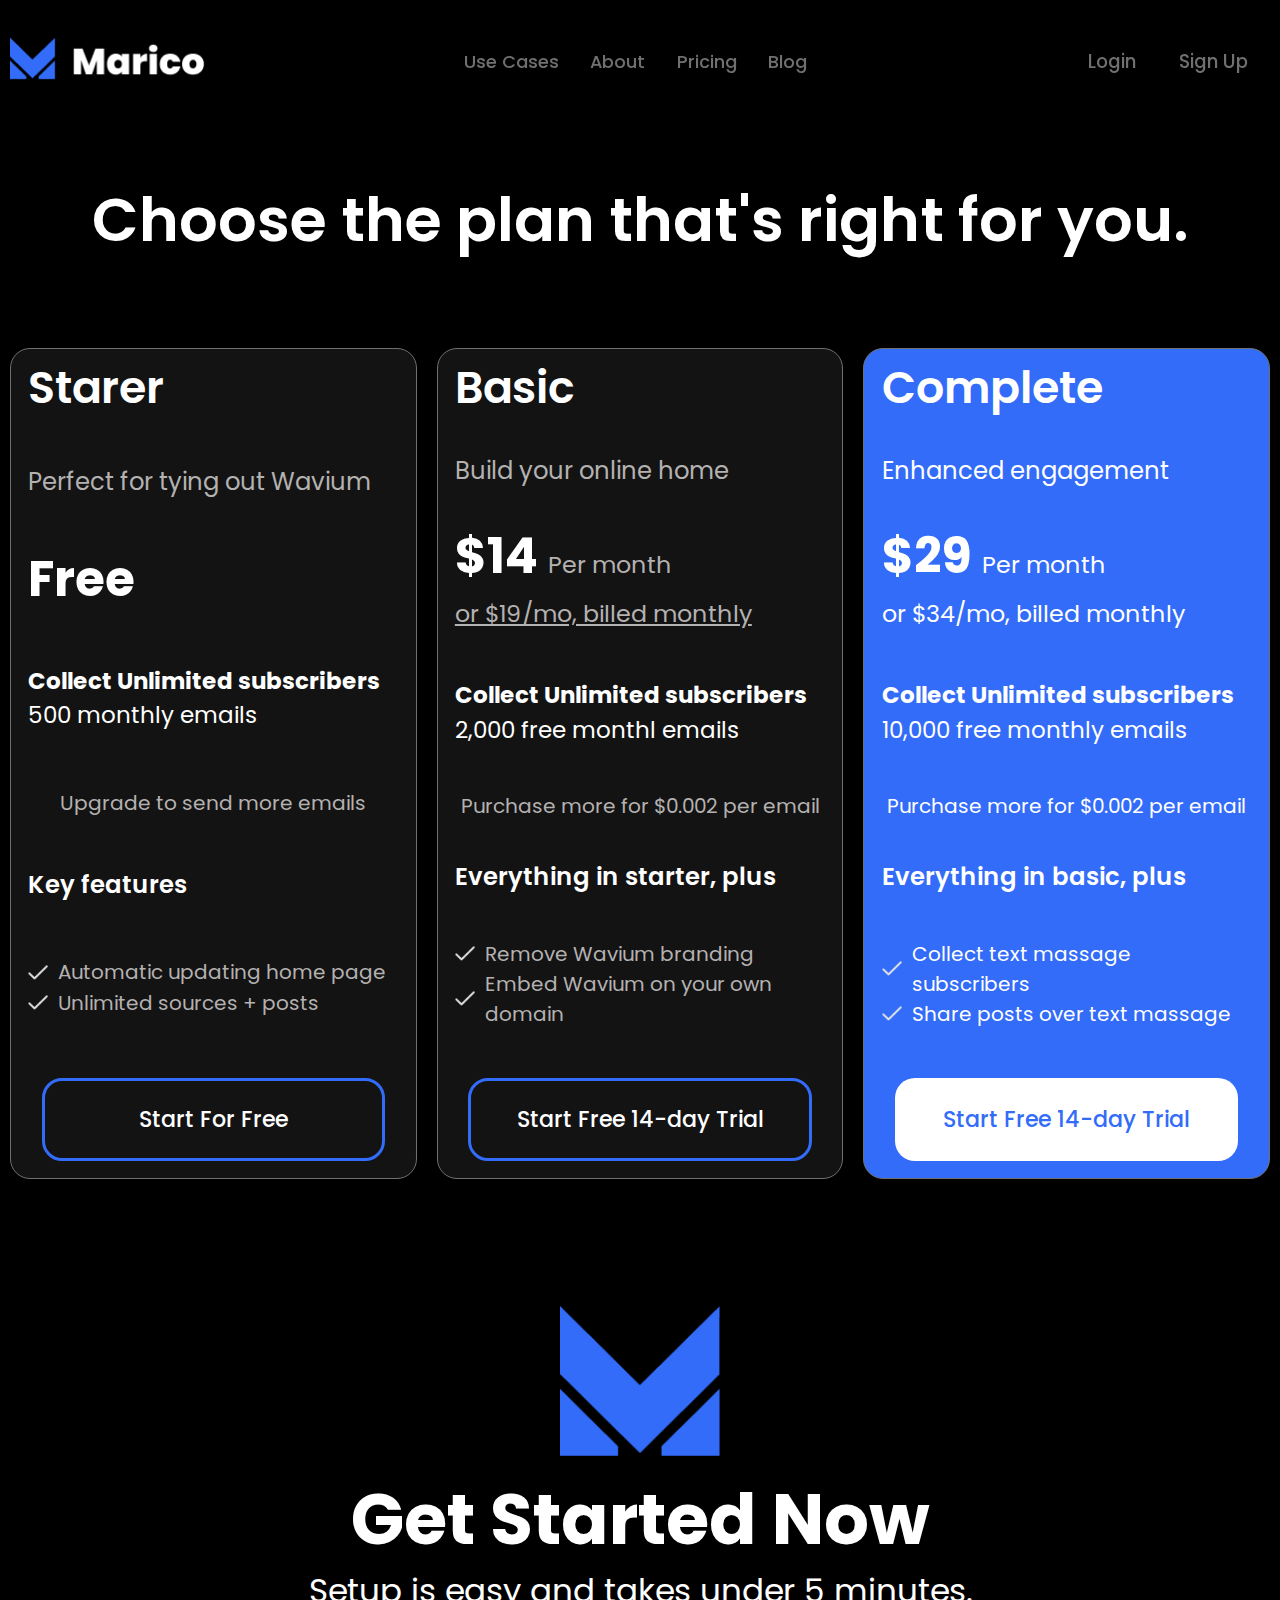
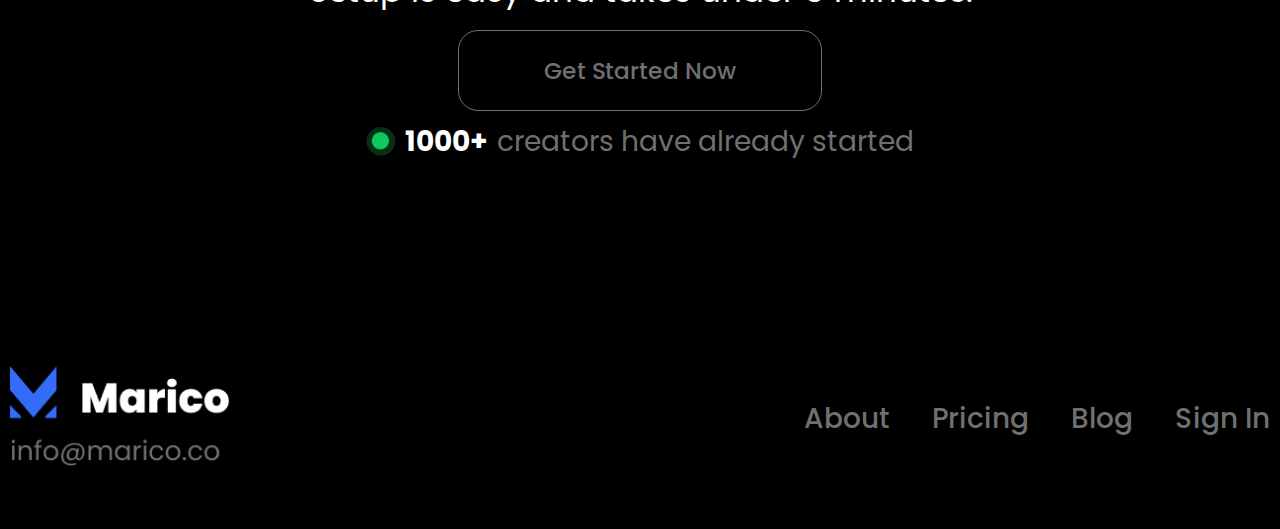
<file: pricing.html>
<!DOCTYPE html>
<html lang="en">
<head>
   <link rel="stylesheet" href="css/style.css">
   <link rel="preconnect" href="https://fonts.googleapis.com">
   <link rel="preconnect" href="https://fonts.gstatic.com" crossorigin>
   <link href="https://fonts.googleapis.com/css2?family=Poppins:wght@400;500;600;700;800&display=swap" rel="stylesheet">
   <meta charset="UTF-8">
   <meta http-equiv="X-UA-Compatible" content="IE=edge">
   <meta name="viewport" content="width=device-width, initial-scale=1.0">
   <title>Document</title>
</head>
<body>
   <div class="wrapper">
   <header class="header">
      <div class="header__container container">
         <div class="header__inner">
         <div class="header__logo">
            <a href="index.html"><img src="img/logo/logo.png" alt=""></a>
         </div>
         <div class="header__menu menu">
            <div class="menu__burger">
               <span></span>
            </div>
            <nav class="menu__body">
               <ul class="menu__list">
                  <li>
                     <a href="#" class="menu__link vector">Use Cases<img src="img/main/icons/vector.png" alt=""></a>
                  </li>
                  <li><a href="aboutUs.html" class="menu__link">About</a></li>
                  <li><a href="pricing.html" class="menu__link">Pricing</a></li>
                  <li><a href="blog.html" class="menu__link">Blog</a></li>
               </ul>
            </nav>
         </div>
         <div class="header__buttons">
            <a href="logIn.html"><button class="header__btn">Login</button></a>
            <a href="signUp.html"><button class="header__btn">Sign Up</button></a> 
         </div>
      </div>
      </div>
   </header>
   <main class="page-three mt">
      <h2 class="page-three__title">Choose the plan that's right for you.</h2>
<section class="pricing">
   <div class="container">
      <div class="pricing__inner">
         <div class="pricing__column">
            <h3 class="pricing__title">Starer</h3>
            <span class="pricing__sub-title">Perfect for tying out Wavium</span>
            <h3 class="pricing__price">Free</h3>
            <p class="pricing__text"><span>Collect Unlimited subscribers</span> 500 monthly emails</p>
            <p class="pricing__txt">Upgrade to send more emails</p>
            <h3 class="pricing__list-title">Key features</h3>
            <ul class="pricing__list">
               <li class="pricing__list-item"><img src="img/Vector.png" alt=""> Automatic updating home page</li>
               <li class="pricing__list-item"><img src="img/Vector.png" alt=""> Unlimited sources + posts</li>
            </ul>
            <div class="pricing__button">
               <button class="pricing__btn">Start For Free</button>
            </div>
         </div>
         <div class="pricing__column">
            <h3 class="pricing__title">Basic</h3>
            <span class="pricing__sub-title">Build your online home</span>
            <h3 class="pricing__price">$14 <span>Per month <br> <span class="pricing__price-underline">or $19/mo, billed monthly</span></span></h3>
            <p class="pricing__text"><span>Collect Unlimited subscribers</span> 2,000 free monthl emails</p>
            <p class="pricing__txt">Purchase more for $0.002 per email</p>
            <h3 class="pricing__list-title">Everything in starter, plus</h3>
            <ul class="pricing__list">
               <li class="pricing__list-item"><img src="img/Vector.png" alt=""> Remove Wavium branding</li>
               <li class="pricing__list-item"><img src="img/Vector.png" alt=""> Embed Wavium on your own
                  domain</li>
            </ul>
            <div class="pricing__button">
               <button class="pricing__btn">Start Free 14-day Trial</button>
            </div>
         </div>
         <div class="pricing__column-blue pricing__column">
            <h3 class="pricing__title">Complete</h3>
            <span class="pricing__sub-title">Enhanced engagement</span>
            <h3 class="pricing__price-fcw pricing__price">$29 <span>Per month <br> or $34/mo, billed monthly</span></h3>
            <p class="pricing__text"><span>Collect Unlimited subscribers</span> 10,000 free monthly emails</p>
            <p class="pricing__txt">Purchase more for $0.002 per email</p>
            <h3 class="pricing__list-title">Everything in basic, plus </h3>
            <ul class="pricing__list">
               <li class="pricing__list-item"><img src="img/Vector.png" alt=""> Collect text massage subscribers</li>
               <li class="pricing__list-item"><img src="img/Vector.png" alt=""> Share posts over text massage</li>
            </ul>
            <div class="pricing__button">
               <button class="pricing__btn pricing__btn-white">Start Free 14-day Trial</button>
            </div>
         </div>
      </div>
   </div>
</section>
<section class="started">
   <div class="started__logo">
      <img src="img/logo/Logo-big.png" alt="">
   </div>
   <h3 class="started__title">Get Started Now</h3>
   <p class="started__text">Setup is easy and takes under 5 minutes.</p>
   <button class="started__btn btn">Get Started Now</button>
   <p class="started__txt creators">
      <img src="img/main/icons/Dot.png" alt="">
      <span>1000+</span> creators have already started
   </p>
</section>
   </main>
   <footer class="footer">
      <div class="container">
         <div class="footer__inner">
            <nav class="footer__menu-body">
               <div class="footer__logo">
                  <img src="img/logo/Logo-footer.png" alt="">
               </div>
               <ul class="footer__menu-list">
                  <li><a href="aboutUs.html" class="footer__menu-link">About</a></li>
                  <li><a href="pricing.html" class="footer__menu-link">Pricing</a></li>
                  <li><a href="blog.html" class="footer__menu-link">Blog</a></li>
                  <li><a href="signUp.html" class="footer__menu-link">Sign In</a></li>
               </ul>
            </nav>
         </div>
      </div>
   </footer>
   </div>
   <script src="js/script.js"></script>
</body>
</html>
</file>
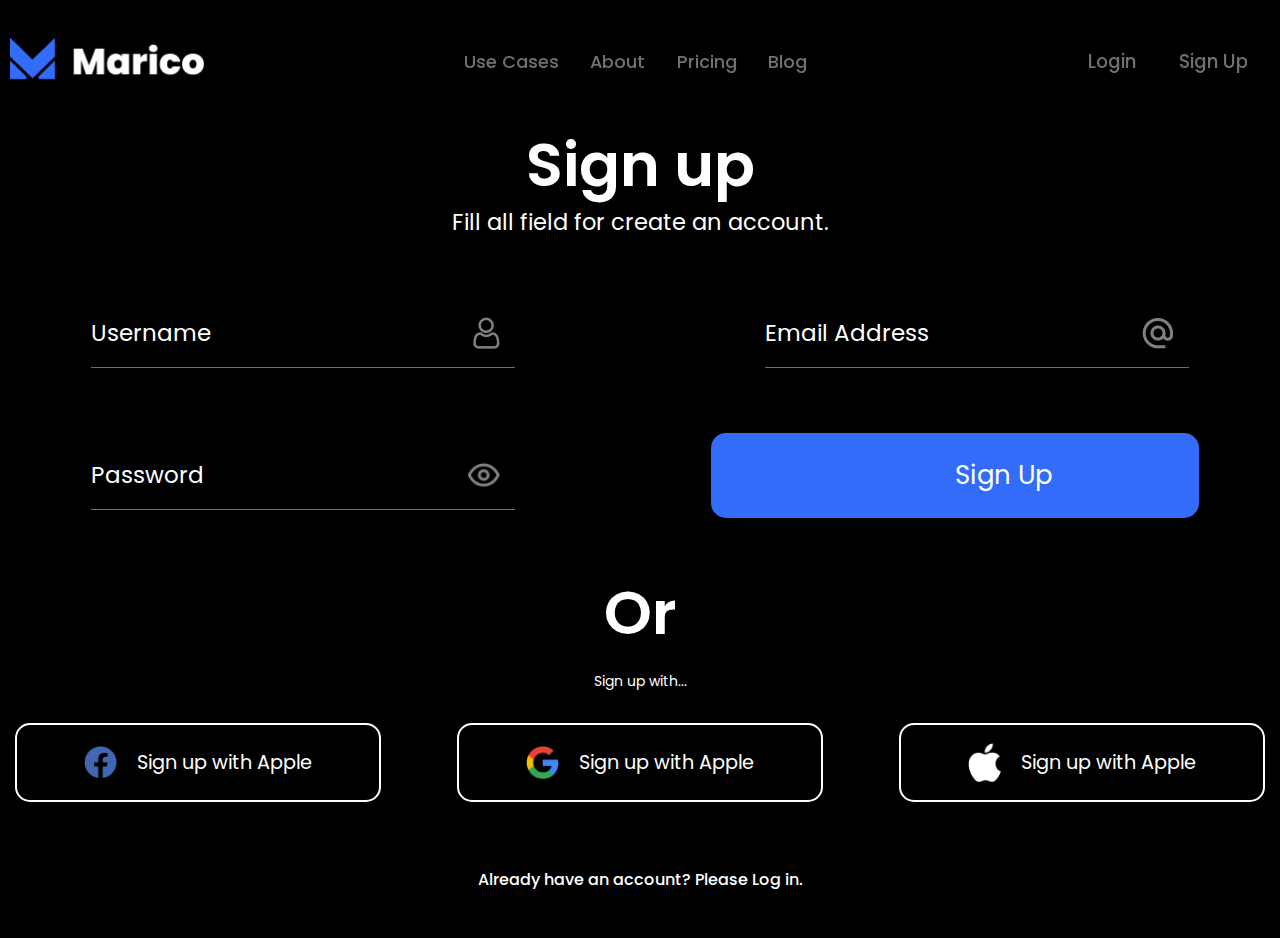
<file: signUp.html>
<!DOCTYPE html>
<html lang="en">
<head>
   <link rel="stylesheet" href="css/style.css">
   <link rel="preconnect" href="https://fonts.googleapis.com">
   <link rel="preconnect" href="https://fonts.gstatic.com" crossorigin>
   <link href="https://fonts.googleapis.com/css2?family=Poppins:wght@400;500;600;700;800&display=swap" rel="stylesheet">
   <meta charset="UTF-8">
   <meta http-equiv="X-UA-Compatible" content="IE=edge">
   <meta name="viewport" content="width=device-width, initial-scale=1.0">
   <title>Document</title>
</head>
<body>
   <div class="wrapper">
   <header class="header">
      <div class="header__container container">
         <div class="header__inner">
         <div class="header__logo">
            <a href="index.html"><img src="img/logo/logo.png" alt=""></a>
         </div>
         <div class="header__menu menu">
            <div class="menu__burger">
               <span></span>
            </div>
            <nav class="menu__body">
               <ul class="menu__list">
                  <li>
                     <a href="#" class="menu__link vector">Use Cases<img src="img/main/icons/vector.png" alt=""></a>
                  </li>
                  <li><a href="aboutUs.html" class="menu__link">About</a></li>
                  <li><a href="pricing.html" class="menu__link">Pricing</a></li>
                  <li><a href="blog.html" class="menu__link">Blog</a></li>
               </ul>
            </nav>
         </div>
         <div class="header__buttons">
            <a href="logIn.html"><button class="header__btn">Login</button></a>
            <a href="signUp.html"><button class="header__btn">Sign Up</button></a>  
         </div>
      </div>
      </div>
   </header>
   <main class="page-four">
      <section class="entry">
         <div class="entry__container">
            <div class="entry__inner">
               <h2 class="entry__title">Sign up</h2>
               <p class="entry__sub-title">Fill all field for create an account.</p>
               <form action="" class="entry__form">

                  <div class="entry__row">

                     <div class="entry__field">
                        <input placeholder="Username" type="text" class="entry__input">
                        <img src="img/authorization/User.png" alt="">
                     </div>

                     <div class="entry__field">
                        <input placeholder="Email Address" type="text" class="entry__input">
                        <img src="img/authorization/At_sign.png" alt="">
                     </div>

                  </div>

                  <div class="entry__row">

                     <div class="entry__field">
                        <input placeholder="Password" type="password" class="entry__input">
                        <img src="img/authorization/Eye.png" alt="">
                     </div>

                     <button class="entry__button"><span>Sign Up</span></button>

                  </div>

               </form>
               <h2 class="entry__title2">Or</h2>
               <p class="entry__sub">Sign up with...</p>
               <div class="entry__buttons">
                  <button class="entry__btn">
                     <img src="img/authorization/Facebook.png" alt="">
                     <span>Sign up with Apple</span>
                  </button>
                  <button class="entry__btn">
                     <img src="img/authorization/G_logo.png" alt="">
                     <span>Sign up with Apple</span>
                  </button>
                  <button class="entry__btn">
                     <img src="img/authorization/Apple_logo.png" alt="">
                     <span>Sign up with Apple</span>
                  </button>
               </div>
            </div>
         </div>
      </section>
   </main>
   <footer class="footer">
      <div class="footer__text">Already have an account? Please Log in.</div>
   </footer>
</div>
   <script src="js/script.js"></script>
</body>
</html>
</file>
<file: css/style.css>
*{padding:0;margin:0;border:0}*,*:before,*:after{box-sizing:border-box}:focus,:active{outline:none}a:focus,a:active{outline:none}nav,footer,header,aside{display:block}html,body{height:100%;width:100%;font-size:100%;line-height:1;font-size:14px;-ms-text-size-adjust:100%;-moz-text-size-adjust:100%;-webkit-text-size-adjust:100%}input,button,textarea{font-family:inherit}input::-ms-clear{display:none}button{cursor:pointer}button::-moz-focus-inner{padding:0;border:0}a,a:visited{text-decoration:none}a:hover{text-decoration:none}ul li{list-style:none}img{vertical-align:top}h1,h2,h3,h4,h5,h6{font-size:inherit;font-weight:400}.sources__container{max-width:1275px;margin:0 auto;padding:0 10px}.sources__title{font-weight:600;font-size:120px;text-align:center}@media(max-width:1275px){.sources__title{font-size:calc(35px + 85*(100vw - 320px)/955)}}.sources__sub-title{font-size:30px;line-height:150%;text-align:center;margin:20px 0 130px}@media(max-width:1275px){.sources__sub-title{font-size:calc(17px + 13*(100vw - 320px)/955);margin-top:calc(10px + 10*(100vw - 320px)/955);margin-bottom:calc(30px + 100*(100vw - 320px)/955)}}.sources__grid{display:grid;grid-template-columns:repeat(3,minmax(150px,1fr));gap:20px}@media(max-width:992px){.sources__grid{grid-template-columns:repeat(2,minmax(250px,1fr));gap:15px}}@media(max-width:768px){.sources__grid{display:flex;overflow:auto}}.sources__grid-item{position:relative;padding:35px 25px 17px;border:1px solid #707070;border-radius:10px}@media(max-width:768px){.sources__grid-item{min-width:300px}}.sources-item__icon{max-width:50px}.sources-item__icon img{max-width:100%}.sources-item__title{font-weight:600;font-size:30px;margin:17px 0 25px}.sources-item__text{color:#828282;font-size:23px;line-height:150%}.sources-item__link{position:absolute;display:block;background:#102142;color:#326cf9;padding:9px 19px;border-radius:10px;top:12px;right:12px}.entry__container{max-width:1540px;margin:0 auto;padding:0 10px}.entry__inner{margin-top:150px}@media(max-width:1540px){.entry__inner{margin-top:calc(80px + 70*(100vw - 320px)/1220)}}.entry__sub-title{font-size:24px;text-align:center;margin:15px 0 75px}@media(max-width:1540px){.entry__sub-title{font-size:calc(17px + 7*(100vw - 320px)/1220);margin-top:calc(10px + 7*(100vw - 320px)/1220);margin-bottom:calc(30px + 45*(100vw - 320px)/1220)}}.entry__form input::-moz-placeholder{color:#fff;font-size:23px}.entry__form input::placeholder{color:#fff;font-size:23px}@media(max-width:768px){.entry__form input::-moz-placeholder{font-size:15px}.entry__form input::placeholder{font-size:15px}}@media(max-width:768px){.entry__form{padding:0 10px;font-size:15px}}.entry__row{display:flex;justify-content:space-between;align-items:center;max-width:1118px;margin:0 auto;margin-bottom:65px}.entry__row:last-child{margin-bottom:0}@media(max-width:1118px){.entry__row{margin-bottom:calc(20px + 45*(100vw - 320px)/798)}}@media(max-width:768px){.entry__row{flex-direction:column}}.entry__field{width:485px;margin:0 10px;display:flex;align-items:center;justify-content:space-between;padding:15px 15px 15px 0;border-bottom:1px solid #707070}@media(max-width:1540px){.entry__field{width:calc(200px + 285*(100vw - 320px)/1220)}}.entry__field img{max-width:33px}@media(max-width:768px){.entry__field img{max-width:20px;margin-left:5px}}@media(max-width:768px){.entry__field{margin:0 0 20px;padding:10px}}.entry__input{background-color:transparent;color:#fff;font-size:25px;width:100%}.entry__button{width:488px;height:85px;background-color:#326cf9;border-radius:15px;font-size:26px;color:#fff;transition:.3s}@media(max-width:1118px){.entry__button{width:calc(200px + 285*(100vw - 320px)/798);height:calc(50px + 35*(100vw - 320px)/1220);font-size:calc(17px + 9*(100vw - 320px)/1220)}}.entry__button:hover{background-color:#082773}.entry__button span{position:relative;left:10%}@media(max-width:768px){.entry__button span{left:0}}.entry__title2{margin-top:65px}.entry__sub{text-align:center;margin:30px 0 35px}.entry__buttons{display:flex;justify-content:space-between}@media(max-width:768px){.entry__buttons{flex-direction:column;align-items:center}}.entry__btn{display:flex;align-items:center;font-size:21px;color:#fff;background-color:transparent;padding:20px 80px;margin:0 5px 20px;border-radius:15px;border:2px solid #fff;font-size:calc(13px + 8*(100vw - 320px)/1220)}@media(max-width:1540px){.entry__btn{padding:calc(10px + 10*(100vw - 320px)/1220) calc(20px + 60*(100vw - 320px)/1220)}}.entry__btn img{max-width:33px;margin-right:20px}.entry__but{display:flex;justify-content:center}.footer__text{font-weight:500;font-size:16px;text-align:center;padding:50px 10px}@media(max-width:1118px){.footer__text{padding-top:calc(15px + 35*(100vw - 320px)/798);padding-bottom:calc(15px + 35*(100vw - 320px)/1220)}}html{height:100%}body{font-family:"Poppins","sans-serif";color:#fff;background-color:#000;height:100%}body._lock{overflow:hidden}.wrapper{min-height:100%;display:flex;flex-direction:column}main{flex:1 1 auto}h2{font-size:75px;font-weight:600;text-align:center}@media(max-width:1660px){h2{font-size:calc(25px + 50*(100vw - 320px)/1340)}}.container{max-width:1660px;margin:0 auto;padding:0 10px}.btn{border-radius:20px;border:1px solid #707070;color:#707070;font-weight:500;font-size:20px;background-color:transparent;transition:.3s}.btn:hover{background-color:#326cf9;color:#fff;border:1px solid transparent}@media(max-width:1660px){.btn{font-size:calc(15px + 5*(100vw - 320px)/1340)}}.header{position:fixed;z-index:10;top:0;left:0;width:100%;padding:45px 0;background-color:rgba(0,0,0,.9)}@media(max-width:1660px){.header{padding-top:calc(5px + 40*(100vw - 320px)/1340);padding-bottom:calc(5px + 40*(100vw - 320px)/1340)}}.header__inner{display:flex;justify-content:space-between;align-items:center}.header__logo{position:relative;z-index:2;max-width:195px}.header__logo img{width:100%}@media(max-width:768px){.menu__burger{position:relative;z-index:2;width:30px;height:20px;margin-right:5px}.menu__burger:before{content:"";position:absolute;top:0;left:0;width:30px;height:2px;background-color:#fff;transition:.3s}.menu__burger:after{content:"";position:absolute;bottom:0;left:0;width:30px;height:2px;background-color:#fff;transition:.3s}.menu__burger span{position:absolute;top:9.5px;left:0;width:30px;height:2px;background-color:#fff;transition:.1s}}.menu__burger._active:before{top:9px;transform:rotate(45deg)}.menu__burger._active:after{bottom:9px;transform:rotate(-45deg)}.menu__burger._active span{transform:scale(0)}.menu__list{display:flex;align-items:center}.menu__list>li{position:relative;margin:0 20px}@media(max-width:1660px){.menu__list>li{margin-left:calc(10px + 10*(100vw - 768px)/892);margin-right:calc(10px + 10*(100vw - 768px)/892)}}@media(max-width:768px){.menu__list>li{margin:20px 0}}.menu__list a{font-size:20px;font-weight:500;color:#707070;transition:.3s}.menu__list a:hover{color:#326cf9}@media(max-width:1660px){.menu__list a{font-size:calc(15px + 5*(100vw - 768px)/892)}}@media(max-width:768px){.menu__list a{font-size:30px}}@media(max-width:768px){.menu__list{position:absolute;z-index:1;top:0;left:-100%;flex-direction:column;width:100%;min-height:100vh;justify-content:center;background-color:rgba(0,0,0,.9);transition:.5s;overflow:auto}.menu__list._active{left:0}}.vector{display:flex;align-items:center;transition:.3s}.vector img{margin-left:5px;display:none}@media(max-width:767px){.vector img{display:block}}.header__buttons{position:relative;z-index:2;display:flex;align-items:center}@media(max-width:768px){.header__buttons{display:none}}.header__btn{font-size:20px;font-weight:500;color:#707070;background-color:transparent;padding:12px 23px;margin:0 1px;border-radius:7px;transition:.3s}.header__btn:hover{background-color:#326cf9;color:#fff}@media(max-width:1660px){.header__btn{font-size:calc(15px + 5*(100vw - 320px)/1340);padding-top:calc(7px + 5*(100vw - 320px)/1340);padding-bottom:calc(7px + 5*(100vw - 320px)/1340);padding-left:calc(15px + 8*(100vw - 320px)/1340);padding-right:calc(15px + 8*(100vw - 320px)/1340)}}.page{padding-top:128px}.discription__title{font-weight:700;font-size:112px;line-height:150%;text-align:center;margin-bottom:136px}.discription__title span{background:-webkit-linear-gradient(#fe6783,#ffbf84);-webkit-background-clip:text;-webkit-text-fill-color:transparent}@media(max-width:1660px){.discription__title{font-size:calc(25px + 87*(100vw - 320px)/1340);margin-bottom:calc(20px + 116*(100vw - 320px)/1340)}}.discription__content{max-width:690px;margin:0 auto;display:flex;flex-direction:column;align-items:center}.discription__content-title{font-weight:500;font-size:40px;line-height:150%;text-align:center}@media(max-width:1660px){.discription__content-title{font-size:calc(18px + 22*(100vw - 320px)/1340)}}.discription__content-buttons{margin:40px 0 11px}@media(max-width:768px){.discription__content-buttons{display:flex;flex-direction:column;align-items:center}}@media(max-width:1660px){.discription__content-buttons{margin-top:calc(11px + 29*(100vw - 320px)/1340)}}.discription__content-btn{width:313px;height:77px;margin:10px}@media(max-width:1660px){.discription__content-btn{width:calc(200px + 113*(100vw - 320px)/1340);height:calc(40px + 37*(100vw - 320px)/1340)}}.creators{display:flex;align-items:center;justify-content:center;color:#707070;font-size:25px;text-align:center}.creators span{position:relative;font-weight:700;color:#fff;margin:0 9px}@media(max-width:1660px){.creators{font-size:calc(13px + 12*(100vw - 320px)/1340)}}.question{padding-top:180px}@media(max-width:1660px){.question{padding-top:calc(50px + 130*(100vw - 320px)/1340)}}.question__title{margin-bottom:60px}@media(max-width:1660px){.question__title{margin-bottom:calc(20px + 40*(100vw - 320px)/1340)}}.question__columns{display:flex;justify-content:space-between;align-items:center}@media(max-width:768px){.question__columns{flex-direction:column}}@media(max-width:768px){.question__column{margin-bottom:10px}}.column__title{display:flex;align-items:center;justify-content:center;margin-bottom:15px}.column__title img{max-width:37px}@media(max-width:1660px){.column__title img{max-width:calc(20px + 17*(100vw - 320px)/1340)}}.column__title span{margin-left:5px;font-weight:600;font-size:35px}@media(max-width:1660px){.column__title span{font-size:calc(20px + 15*(100vw - 320px)/1340)}}@media(max-width:1660px){.column__title{margin-bottom:calc(5px + 10*(100vw - 320px)/1340)}}.column__text{text-align:center;font-size:22px;color:#707070}@media(max-width:1660px){.column__text{font-size:calc(15px + 7*(100vw - 320px)/1340)}}.step-title{margin:20px 0 10px}.step-txt{font-size:30px;line-height:150%;color:#707070}@media(max-width:1660px){.step-txt{font-size:calc(17px + 13*(100vw - 320px)/1340)}}.step-inner{display:flex;flex-direction:column;align-items:center;text-align:center}.step1__btn{width:313px;height:77px;margin:10px}@media(max-width:1660px){.step1__btn{width:calc(200px + 113*(100vw - 320px)/1340);height:calc(40px + 37*(100vw - 320px)/1340)}}.step1__text{padding:162px 0 182px;max-width:930px;margin:0 auto}@media(max-width:1660px){.step1__text{padding-top:calc(50px + 112*(100vw - 320px)/1340);padding-bottom:calc(50px + 132*(100vw - 320px)/1340)}}.step1__txt{margin-bottom:20px}.step-ttl{font-weight:600;font-size:25px;color:#326cf9}@media(max-width:1660px){.step-ttl{font-size:calc(15px + 10*(100vw - 320px)/1340)}}.step1__container{max-width:1920px;margin:0 auto;padding-left:182px}@media(max-width:1920px){.step1__container{padding-left:calc(40px + 142*(100vw - 768px)/1152)}}@media(max-width:1100px){.step1__container{padding:0 10px}}.step1__row{display:flex;justify-content:space-between}@media(max-width:1100px){.step1__row{flex-direction:column;align-items:center}}.step1__row-text{display:flex;flex-direction:column;justify-content:space-between;max-height:590px}@media(max-width:1100px){.step1__row-text{align-items:center}}.step1__row-ttl{font-weight:500;font-size:30px}@media(max-width:1100px){.step1__row-ttl{text-align:center}}.step1__row-title{line-height:150%;text-align:left;max-width:550px}.step1__row-title span{color:#326cf9}@media(max-width:1100px){.step1__row-title{text-align:center}}.step1__row-txt{position:relative;display:flex;align-items:flex-start;font-size:23px;line-height:150%;margin-left:38px}.step1__row-txt:first-child{margin-bottom:15px}@media(max-width:1920px){.step1__row-txt{font-size:calc(13px + 10*(100vw - 320px)/1340)}}.step1__row-txt:before{content:"";position:absolute;display:flex;justify-content:center;align-items:center;width:33px;height:33px;background-color:#2d2d2d;border-radius:50%;left:-38px;font-size:18px;font-weight:500}.step1__row-txt1:before{content:"1"}.step1__row-txt2:before{content:"2"}.step1__row-buttons button:last-child{margin-right:0}@media(max-width:767px){.step1__row-buttons{display:flex;flex-direction:column;align-items:center}}.step1__row-btn{width:205px;height:65px;margin-right:30px;margin-top:5px}@media(max-width:767px){.step1__row-btn{margin-right:0}}.step1__row-image{position:relative;max-width:820px;max-height:590px}.step1__row-image img{width:100%;height:100%}.step1__row-image:after{content:"";position:absolute;bottom:0%;left:42%;width:310px;height:275px;background-color:#8b8b8b;z-index:-1}@media(max-width:1920px){.step1__row-image:after{width:calc(200px + 110*(100vw - 1100px)/820);height:calc(150px + 125*(100vw - 1100px)/820)}}@media(max-width:1100px){.step1__row-image:after{display:none}}@media(max-width:1100px){.step1__row-image{margin-top:20px}}.step3__row-title{max-width:700px}.step2{padding-top:70px}.step2__container{max-width:1750px;margin:0 auto;padding:0 10px}.step2__txt{max-width:880px}.step2__content{display:flex;justify-content:space-between;margin-top:175px}@media(max-width:768px){.step2__content{flex-direction:column}}@media(max-width:1750px){.step2__content{margin-top:calc(40px + 135*(100vw - 320px)/1430)}}.step2__card1{z-index:1}.card{flex:0 0 49.5%;height:666px;background-color:#0d0d0d;position:relative;padding:33px 0 0 45px;overflow:hidden}@media(max-width:1750px){.card{height:calc(430px + 236*(100vw - 768px)/982)}}@media(max-width:768px){.card{flex:0 0 100%}.card.card:first-child{margin-bottom:20px}}.card__ttl{color:#0fc65c;font-size:30px}@media(max-width:1750px){.card__ttl{font-size:calc(15px + 15*(100vw - 320px)/1430)}}.card__title1{margin-top:3%}.card__title{font-weight:600;font-size:80px;line-height:120%;color:#919191}.card__title span{display:block;color:#fff}@media(max-width:1750px){.card__title{font-size:calc(25px + 55*(100vw - 320px)/1430)}}.card__image{position:absolute;bottom:0;right:-16.5%;z-index:1;max-width:925px}.card__image img{width:100%}@media(max-width:1750px){.card__image{right:calc(-17.5% + 1*(100vw - 320px)/1430)}}@media(max-width:768px){.card__image{position:relative}}.step2__card2{z-index:2}.card__title2{margin-top:15%;max-width:420px}.experts{padding-top:100px}@media(max-width:1660px){.experts{padding-top:calc(50px + 50*(100vw - 320px)/1340)}}.experts__container{max-width:1920px;margin:0 auto;padding:0 45px}@media(max-width:1920px){.experts__container{padding-left:calc(10px + 35*(100vw - 320px)/1600);padding-right:calc(10px + 35*(100vw - 320px)/1600)}}.experts__image{width:100%;margin-top:60px}.experts__image img{width:100%}@media(max-width:1920px){.experts__image{margin-top:calc(30px + 30*(100vw - 320px)/1600)}}.experts__text{display:flex;justify-content:center;align-items:center;margin-top:185px;height:685px;background-image:url(../img/main/content/experts2.svg);background-repeat:no-repeat;background-size:cover;background-position:center}@media(max-width:1920px){.experts__text{height:calc(300px + 385*(100vw - 320px)/1600);margin-top:calc(40px + 145*(100vw - 320px)/1600)}}.experts__text h3{max-width:1235px;font-weight:600;font-size:70px;line-height:150%;text-align:center}@media(max-width:1920px){.experts__text h3{font-size:calc(20px + 50*(100vw - 320px)/1600)}}.started{display:flex;flex-direction:column;align-items:center;padding:185px 10px 220px}@media(max-width:1920px){.started{padding-top:calc(40px + 145*(100vw - 320px)/1600);padding-bottom:calc(50px + 170*(100vw - 320px)/1600)}}.started__logo{max-width:160px}.started__logo img{width:100%}.started__title{font-weight:700;font-size:100px;margin:35px 0 20px}@media(max-width:1920px){.started__title{font-size:calc(25px + 75*(100vw - 320px)/1600);margin-top:calc(20px + 15*(100vw - 320px)/1600);margin-bottom:calc(10px + 10*(100vw - 320px)/1600)}}.started__text{font-size:43px;line-height:120%;text-align:center}@media(max-width:1920px){.started__text{font-size:calc(17px + 26*(100vw - 320px)/1600)}}.started__btn{width:472px;height:102px;font-size:30px;margin:20px 0 30px}@media(max-width:1920px){.started__btn{font-size:calc(13px + 17*(100vw - 320px)/1600);width:calc(200px + 272*(100vw - 320px)/1600);height:calc(50px + 52*(100vw - 320px)/1600);margin-bottom:calc(10px + 10*(100vw - 320px)/1600)}}.started__txt{font-size:38px}@media(max-width:1920px){.started__txt{font-size:calc(13px + 25*(100vw - 320px)/1600)}}.footer__menu-body{display:flex;justify-content:space-between;align-items:center}@media(min-width:768px){.footer__menu-body{height:295px}}@media(max-width:768px){.footer__menu-body{flex-direction:column}}@media(max-width:1660px){.footer__menu-body{height:calc(120px + 175*(100vw - 768px)/892)}}.footer__logo{max-width:220px}.footer__logo img{width:100%}@media(max-width:768px){.footer__logo{margin-bottom:20px}}.footer__menu-list{display:flex;align-items:center}.footer__menu-list li{margin-right:42px}.footer__menu-list li:last-child{margin-right:0}@media(max-width:768px){.footer__menu-list li{margin-right:20px;padding-bottom:30px}}.footer__menu-link{font-weight:500;font-size:28px;color:#707070;transition:.3s}.footer__menu-link:hover{color:#326cf9}@media(max-width:768px){.footer__menu-link{font-size:17px}}.mt{margin-top:225px}@media(max-width:1660px){.mt{margin-top:calc(100px + 125*(100vw - 320px)/1340)}}.about-discription__inner{max-width:995px;margin:0 auto;display:flex;flex-direction:column;align-items:center}.about-discription__logo{max-width:325px}.about-discription__logo img{width:100%}.about-discription__sub-logo{font-weight:600;font-size:25px;color:#326cf9;margin:50px 0 15px}@media(max-width:1660px){.about-discription__sub-logo{font-size:calc(15px + 10*(100vw - 320px)/1340);margin-top:calc(10px + 40*(100vw - 320px)/1340);margin-bottom:calc(5px + 10*(100vw - 320px)/1340)}}.about-discription__title{line-height:150%}@media(max-width:768px){.about-discription__title{margin-bottom:10px}}.about-discription__text{font-size:30px;line-height:150%;text-align:center}@media(max-width:1660px){.about-discription__text{font-size:calc(17px + 13*(100vw - 320px)/1340)}}.about-text{padding-top:185px}@media(max-width:1660px){.about-text{padding-top:calc(50px + 135*(100vw - 320px)/1340)}}.about-text__container{max-width:1250px;padding:0 60px 55px;margin:0 auto;border-bottom:2px solid #828282}@media(max-width:1250px){.about-text__container{padding-left:calc(20px + 40*(100vw - 320px)/930);padding-right:calc(20px + 40*(100vw - 320px)/930);padding-bottom:calc(20px + 35*(100vw - 320px)/930)}}.about-text__container p:nth-child(2){margin:45px 0 57px}@media(max-width:1250px){.about-text__container p:nth-child(2){margin-top:calc(20px + 25*(100vw - 320px)/930);margin-bottom:calc(20px + 37*(100vw - 320px)/930)}}.about-text__container p:nth-child(4){margin:16px 0 29px}.about-text__container p:nth-child(6){margin:53px 0}@media(max-width:1250px){.about-text__container p:nth-child(6){margin-top:calc(20px + 25*(100vw - 320px)/930);margin-bottom:calc(20px + 37*(100vw - 320px)/930)}}.about-text__txt{font-size:28px;line-height:150%}@media(max-width:1250px){.about-text__txt{font-size:calc(17px + 11*(100vw - 320px)/930)}}.about-text__txt span{font-weight:600}.team{padding-top:185px;margin-bottom:100px}@media(max-width:1660px){.team{padding-top:calc(50px + 135*(100vw - 320px)/1340)}}.team__inner{max-width:1100px;padding:0 20px;margin:0 auto}.team__ttl{text-align:center;font-weight:600;font-size:25px;color:#326cf9}@media(max-width:1100px){.team__ttl{font-size:calc(15px + 10*(100vw - 320px)/780)}}.team__title{margin:20px 0 70px}@media(max-width:1100px){.team__title{margin-top:calc(10px + 10*(100vw - 320px)/780);margin-bottom:calc(30px + 40*(100vw - 320px)/780)}}.team__columns{display:flex;justify-content:space-between;align-items:flex-start}@media(max-width:768px){.team__columns{flex-direction:column;align-items:center}}.team__column{display:flex;flex-direction:column;align-items:center;max-width:250px}@media(max-width:768px){.team__column{margin-bottom:30px;border-bottom:2px solid #707070;padding-bottom:10px}.team__column:last-child{margin-bottom:0;border-bottom:2px solid transparent}}.team__column span{display:block}.team__image{max-width:112px;border-radius:50%}.team__image img{width:100%}.team__user-name{font-weight:700;font-size:35px;margin:30px 0 20px}@media(max-width:768px){.team__user-name{margin:15px 0 10px}}.team__user-major{font-size:19px;color:#7f7f7f;margin-bottom:30px}.team__user-messanger{font-weight:500;font-size:20px;position:relative;left:-7px;max-width:90px}.team__user-messanger:after{content:"";position:absolute;top:3px;right:-20px;width:15.5px;height:15.7px;background-image:url(../img/about/Shape.png);background-size:cover;background-repeat:no-repeat;background-position:center}.page-three__title{margin-bottom:120px}@media(max-width:1660px){.page-three__title{margin-bottom:calc(40px + 80*(100vw - 320px)/1340)}}.pricing__inner{display:flex;justify-content:space-between;overflow:auto}.pricing__column{display:flex;flex-direction:column;justify-content:space-between;height:990px;position:relative;width:495px;padding:40px 20px 35px;background-color:#131313;color:#b4b1b1;border-radius:20px;border:1px solid #707070;margin-left:20px}.pricing__column:first-child{margin-left:0}@media(max-width:1660px){.pricing__column{height:calc(430px + 560*(100vw - 320px)/1340);width:calc(300px + 195*(100vw - 320px)/1340);padding:calc(10px + 10*(100vw - 320px)/1340)}}@media(max-width:768px){.pricing__column{min-width:300px}}.pricing__column-blue{background-color:#326cf9;color:#fff}.pricing__title{font-weight:600;font-size:50px;color:#fff}@media(max-width:1660px){.pricing__title{font-size:calc(30px + 20*(100vw - 320px)/1340)}}@media(max-width:768px){.pricing__title{text-align:center}}.pricing__sub-title{font-size:28px}@media(max-width:1660px){.pricing__sub-title{font-size:calc(15px + 13*(100vw - 320px)/1340)}}@media(max-width:768px){.pricing__sub-title{text-align:center}}.pricing__price{font-weight:700;font-size:65px;color:#fff}@media(max-width:1660px){.pricing__price{font-size:calc(20px + 40*(100vw - 320px)/1340)}}.pricing__price span{font-size:28px;color:#b4b1b1;font-weight:400}@media(max-width:1660px){.pricing__price span{font-size:calc(13px + 15*(100vw - 320px)/1340)}}.pricing__price span span{text-decoration:underline}.pricing__price-fcw span{color:#fff}.pricing__text{font-size:27px;color:#fff;line-height:150%}@media(max-width:1660px){.pricing__text{font-size:calc(13px + 14*(100vw - 320px)/1340)}}@media(max-width:768px){.pricing__text{text-align:center}}.pricing__text span{font-weight:700}.pricing__txt{font-size:23px;text-align:center}@media(max-width:1660px){.pricing__txt{font-size:calc(13px + 10*(100vw - 320px)/1340)}}.pricing__list-title{font-weight:600;font-size:28px;color:#fff}@media(max-width:1660px){.pricing__list-title{font-size:calc(15px + 13*(100vw - 320px)/1340)}}@media(max-width:768px){.pricing__list-title{text-align:center}}.pricing__list-item{display:flex;align-items:center;position:relative;font-size:24px;line-height:150%}@media(max-width:1660px){.pricing__list-item{font-size:calc(10px + 14*(100vw - 320px)/1340)}}.pricing__list-item img{width:24px;margin-right:10px}@media(max-width:1660px){.pricing__list-item img{width:calc(10px + 14*(100vw - 320px)/1340)}}.pricing__btn{width:420px;height:100px;padding:5px;border-radius:20px;background-color:transparent;border:3.5px solid #326cf9;font-weight:500;font-size:27px;color:#fff;transition:.3s}@media(max-width:1660px){.pricing__btn{font-size:calc(10px + 17*(100vw - 320px)/1340)}}@media(max-width:1660px) and (max-width:1660px){.pricing__btn{height:calc(40px + 60*(100vw - 320px)/1340);width:calc(150px + 270*(100vw - 320px)/1340)}}@media(max-width:768px){.pricing__btn{border:1.5px solid #326cf9}}.pricing__btn:hover{background-color:#000}.pricing__button{display:flex;justify-content:center;width:100%}.pricing__btn-white{background-color:#fff;border:3.5px solid transparent;color:#326cf9}.pricing__btn-white:hover{background-color:#eaeaea}
</file>
